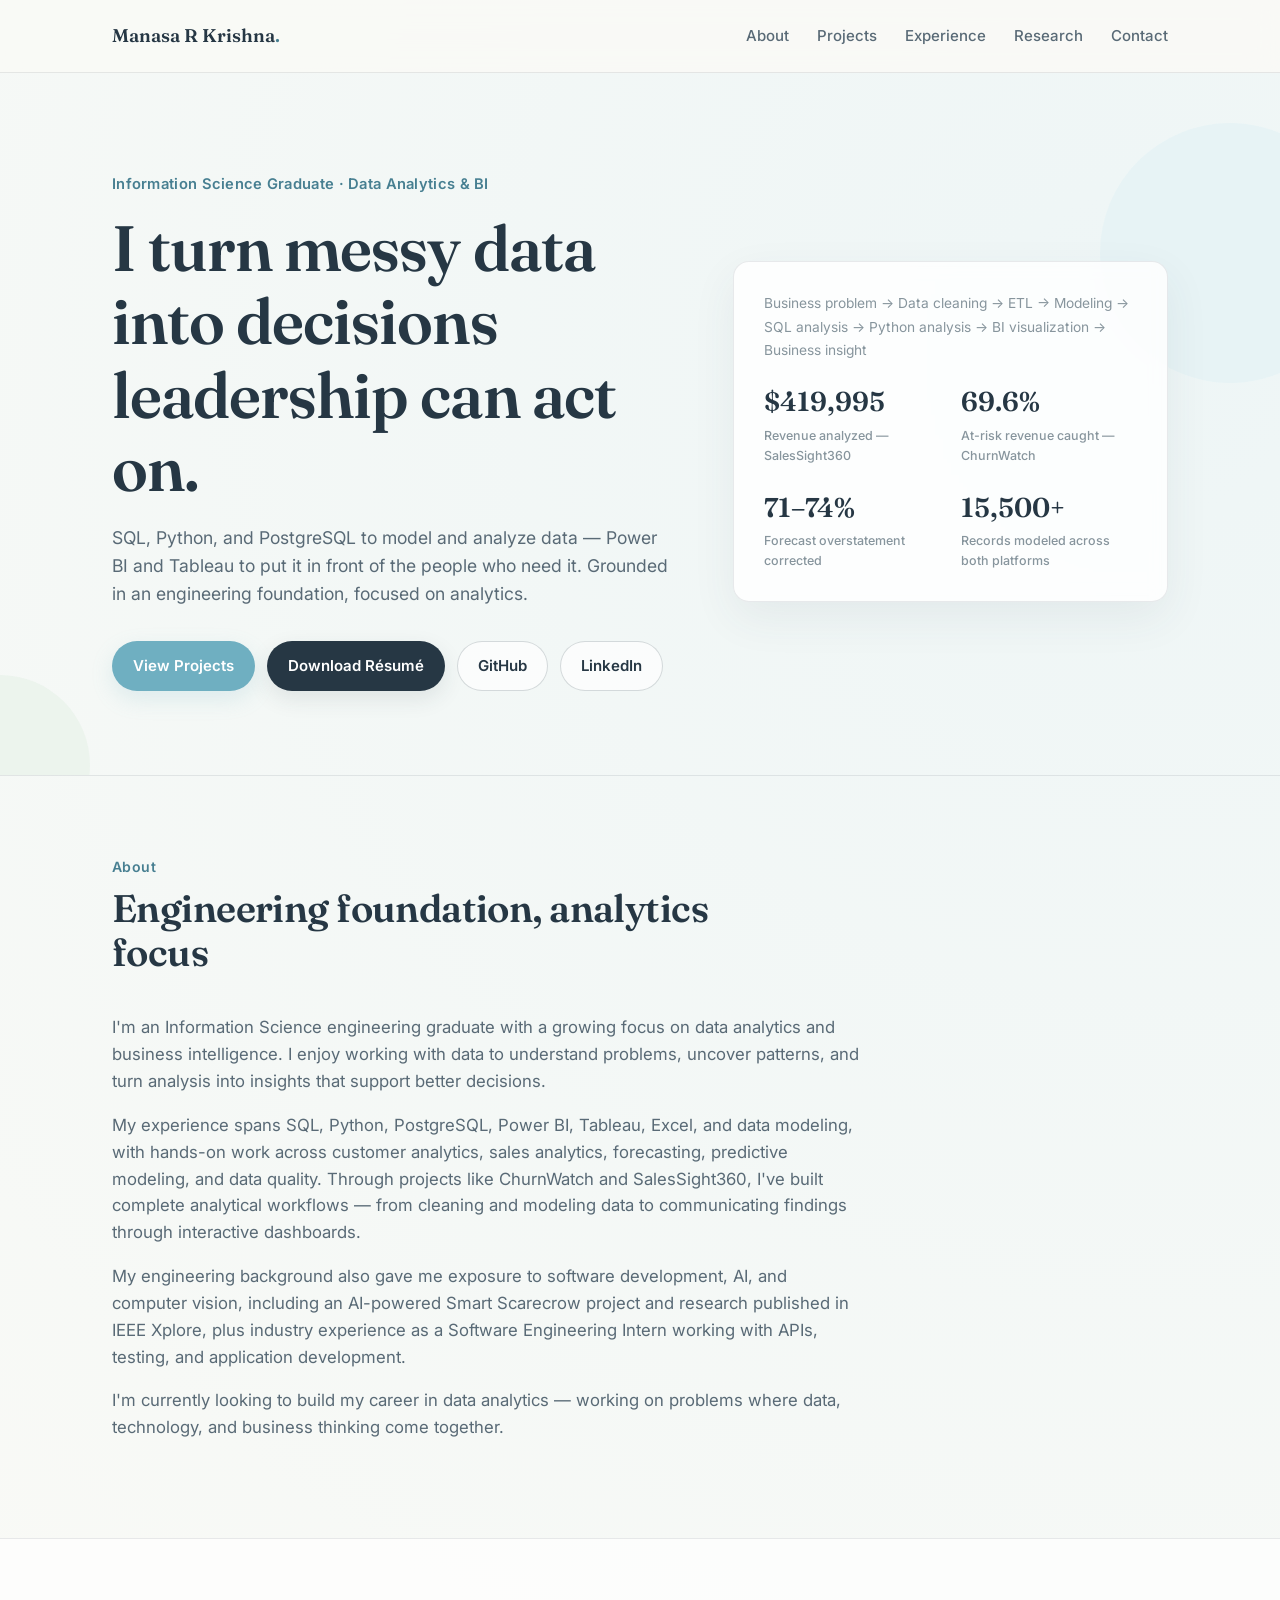
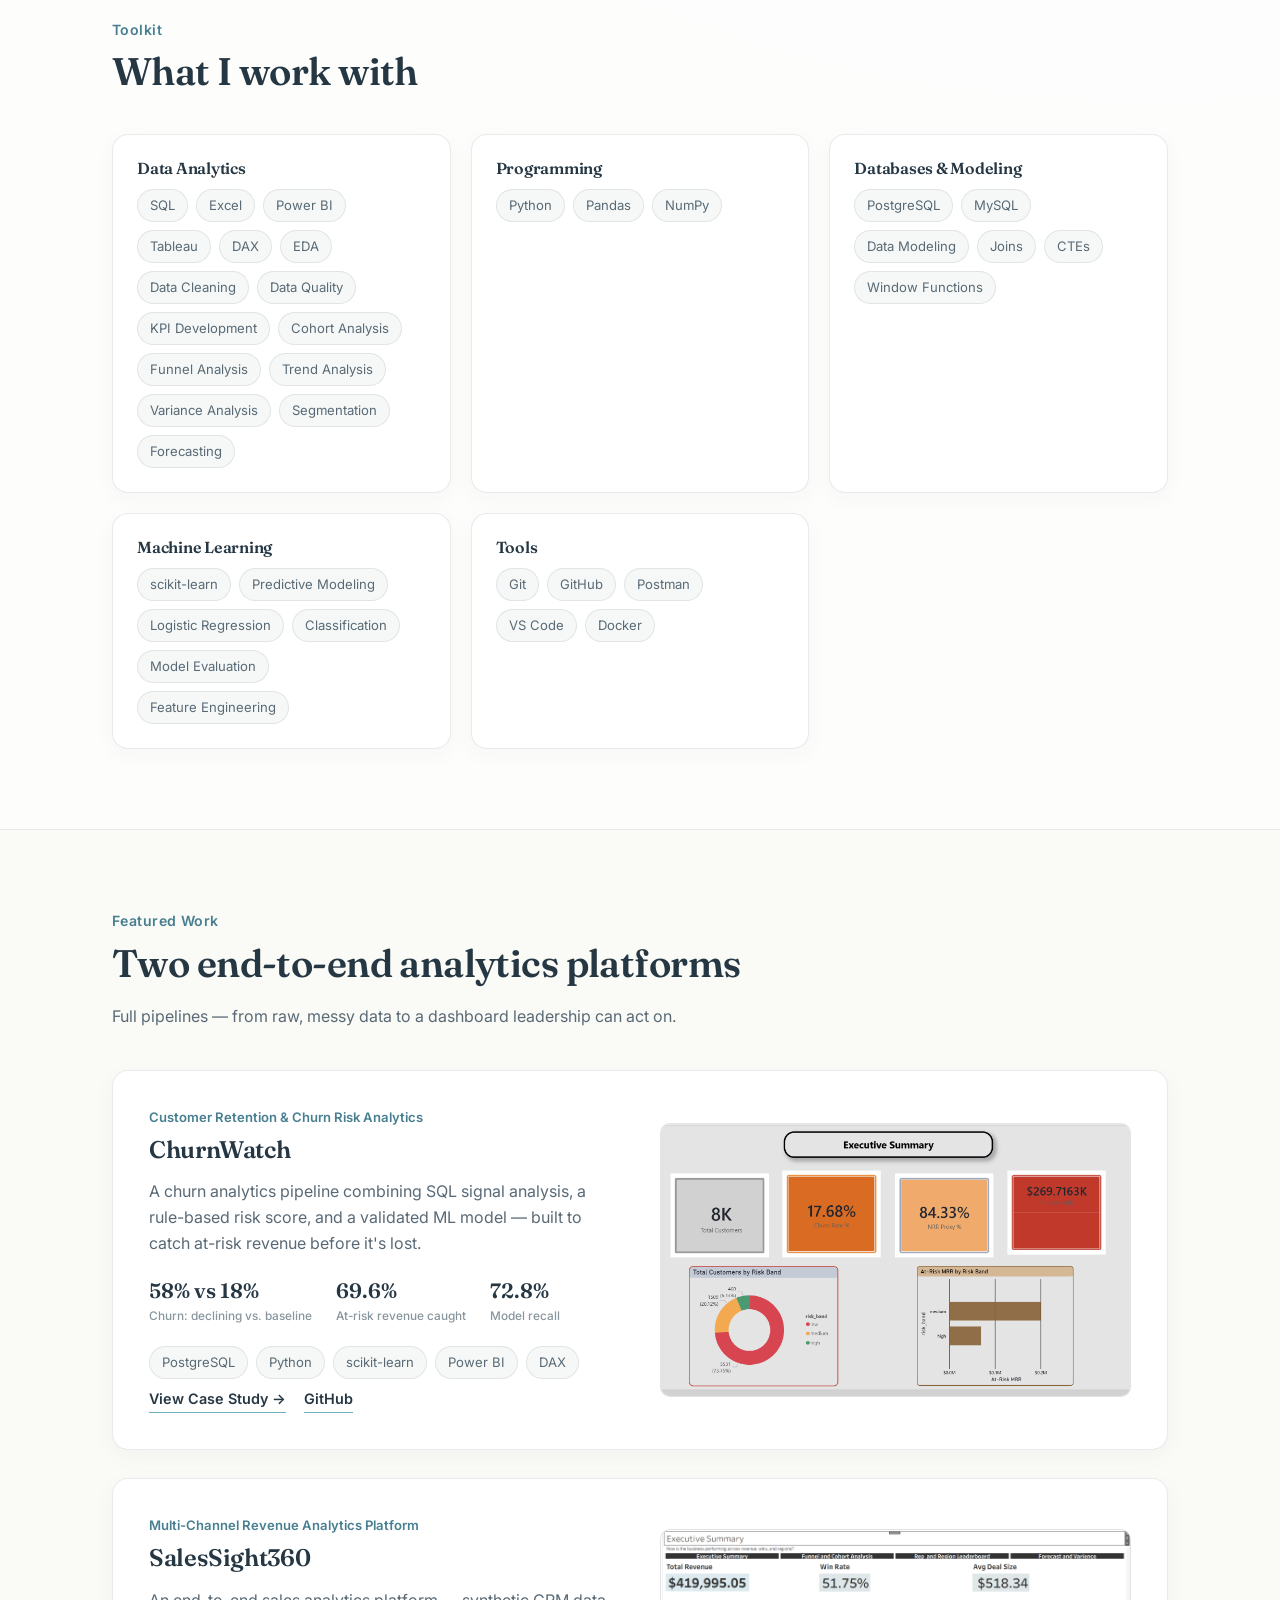
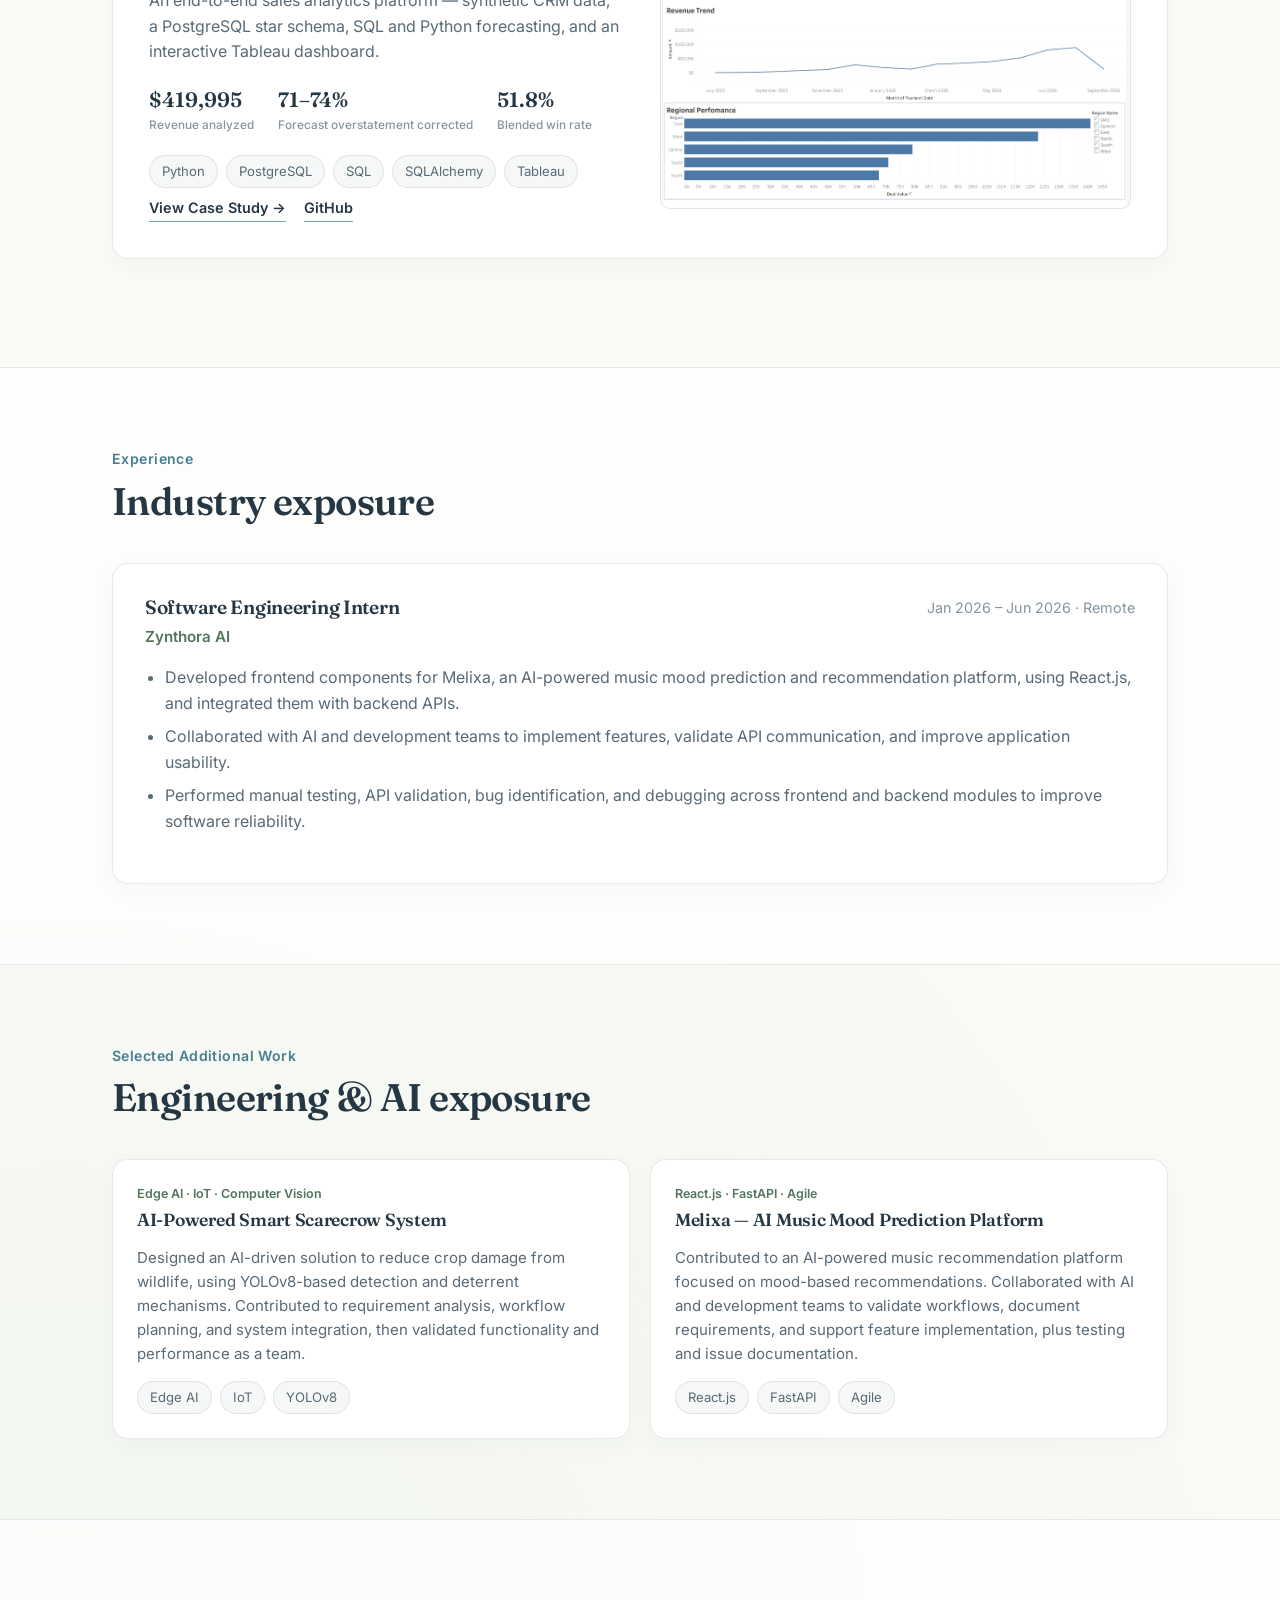
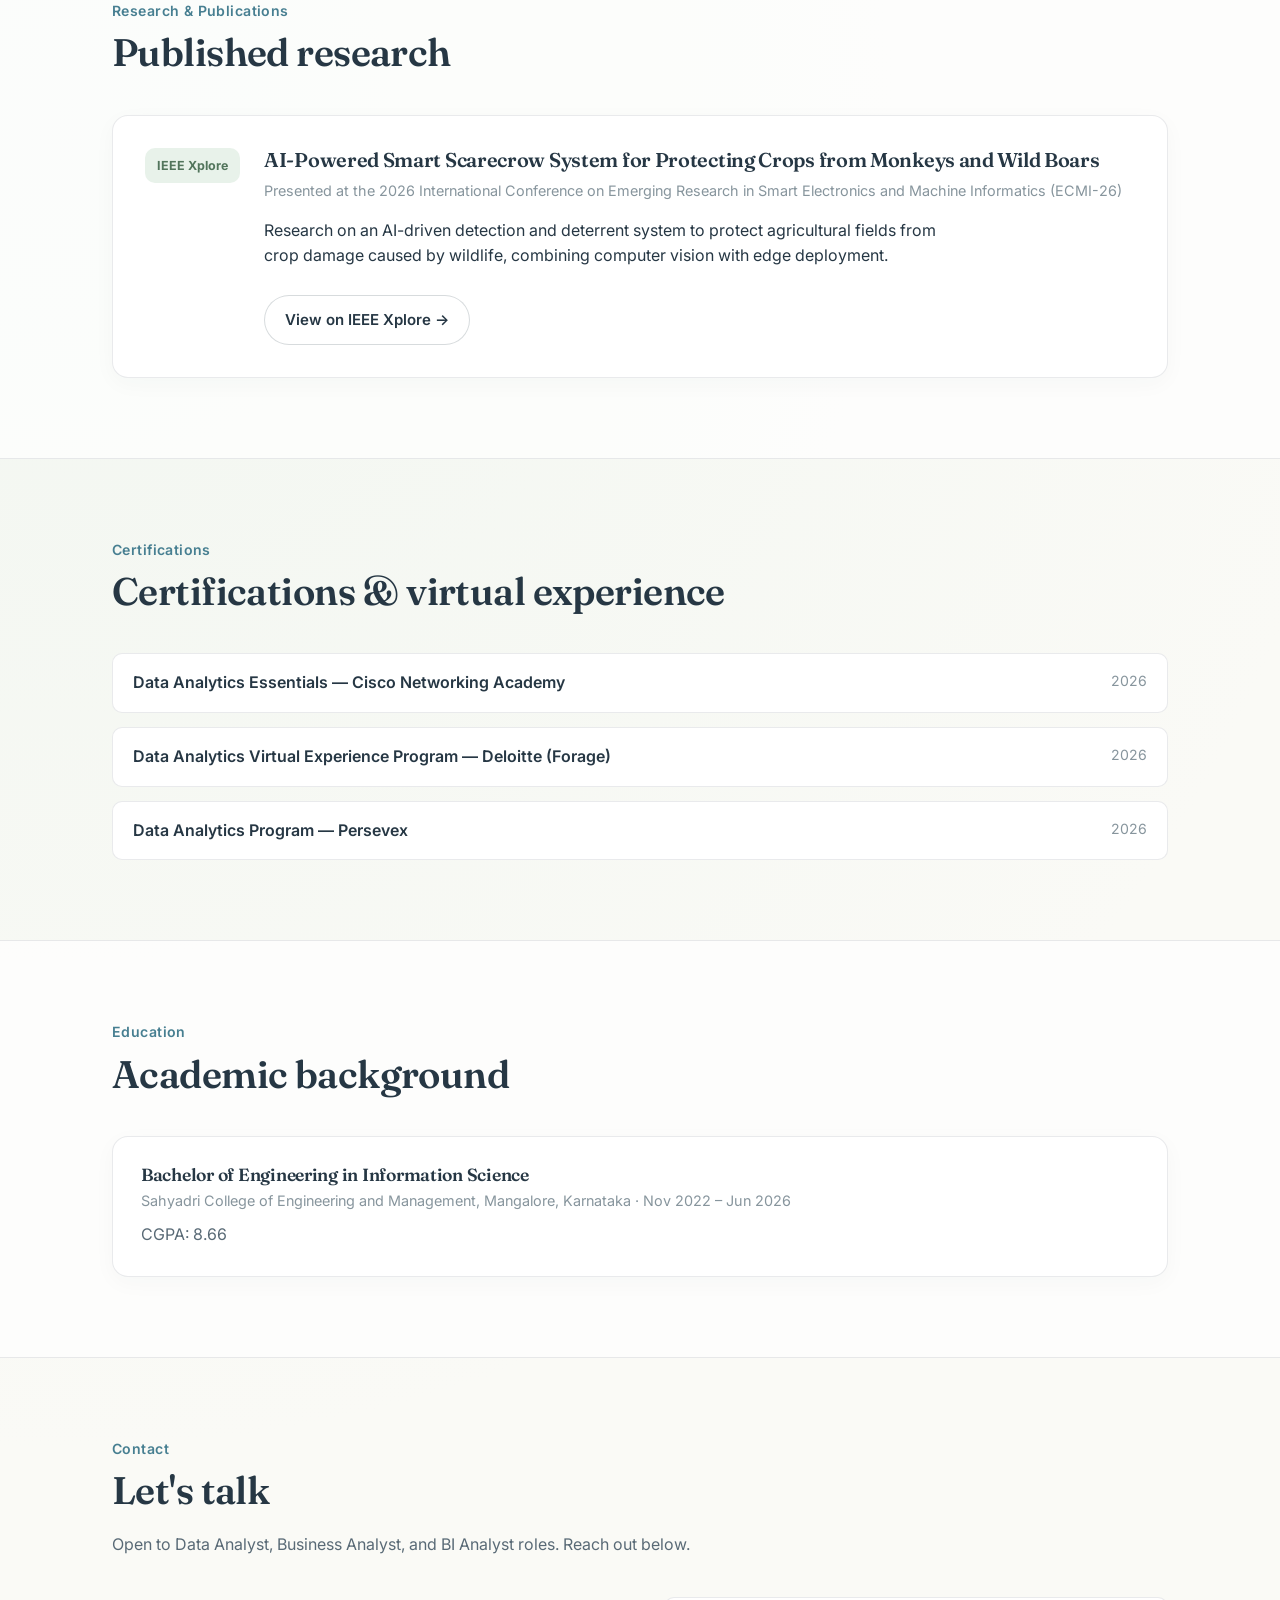
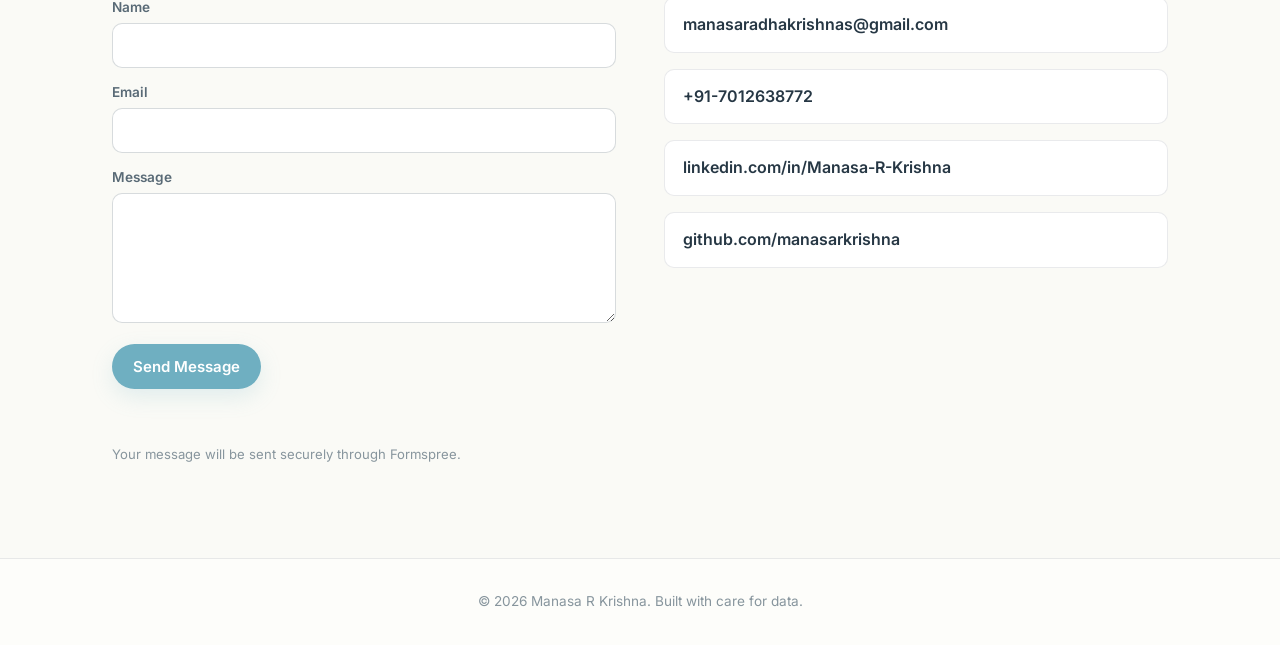
<file: index.html>
<!DOCTYPE html>
<html lang="en">
<head>
<meta charset="UTF-8">
<meta name="viewport" content="width=device-width, initial-scale=1">
<title>Manasa R Krishna — Data Analytics & Business Intelligence</title>
<meta name="description" content="Portfolio of Manasa R Krishna — Information Science graduate specializing in data analytics, SQL, Python, and BI dashboards. Featured projects: ChurnWatch and SalesSight360.">
<link rel="stylesheet" href="style.css">
</head>
<body>

<header class="site-header">
  <div class="wrap">
    <a href="#top" class="brand">Manasa R Krishna<span>.</span></a>
    <nav class="main-nav" id="main-nav">
      <a href="#about">About</a>
      <a href="#projects">Projects</a>
      <a href="#experience">Experience</a>
      <a href="#research">Research</a>
      <a href="#contact">Contact</a>
    </nav>
    <button class="nav-toggle" id="nav-toggle" aria-label="Toggle navigation" aria-expanded="false">☰</button>
  </div>
</header>

<main id="top">

  <!-- HERO -->
  <section class="hero">
    <div class="wrap">
      <div>
        <div class="eyebrow">Information Science Graduate · Data Analytics &amp; BI</div>
        <h1>I turn messy data into decisions leadership can act on.</h1>
        <p class="lede">SQL, Python, and PostgreSQL to model and analyze data — Power BI and Tableau to put it in front of the people who need it. Grounded in an engineering foundation, focused on analytics.</p>
        <div class="btn-row">
          <a href="#projects" class="btn btn-accent">View Projects</a>
          <a href="assets/Manasa_R_Krishna_Resume.pdf" class="btn btn-primary" download>Download Résumé</a>
          <a href="https://github.com/manasarkrishna" target="_blank" rel="noopener" class="btn btn-ghost">GitHub</a>
          <a href="https://www.linkedin.com/in/manasa-r-krishna-034342259" target="_blank" rel="noopener" class="btn btn-ghost">LinkedIn</a>
        </div>
      </div>
      <div class="stat-panel">
        <div class="flow">Business problem → Data cleaning → ETL → Modeling → SQL analysis → Python analysis → BI visualization → Business insight</div>
        <div class="stat-grid">
          <div class="stat-num">$419,995<small>Revenue analyzed — SalesSight360</small></div>
          <div class="stat-num">69.6%<small>At-risk revenue caught — ChurnWatch</small></div>
          <div class="stat-num">71–74%<small>Forecast overstatement corrected</small></div>
          <div class="stat-num">15,500+<small>Records modeled across both platforms</small></div>
        </div>
      </div>
    </div>
  </section>

  <!-- ABOUT -->
  <section id="about">
    <div class="wrap">
      <div class="section-head">
        <div class="kicker">About</div>
        <h2>Engineering foundation, analytics focus</h2>
      </div>
      <div class="about-body">
        <p>I'm an Information Science engineering graduate with a growing focus on data analytics and business intelligence. I enjoy working with data to understand problems, uncover patterns, and turn analysis into insights that support better decisions.</p>
        <p>My experience spans SQL, Python, PostgreSQL, Power BI, Tableau, Excel, and data modeling, with hands-on work across customer analytics, sales analytics, forecasting, predictive modeling, and data quality. Through projects like ChurnWatch and SalesSight360, I've built complete analytical workflows — from cleaning and modeling data to communicating findings through interactive dashboards.</p>
        <p>My engineering background also gave me exposure to software development, AI, and computer vision, including an AI-powered Smart Scarecrow project and research published in IEEE Xplore, plus industry experience as a Software Engineering Intern working with APIs, testing, and application development.</p>
        <p>I'm currently looking to build my career in data analytics — working on problems where data, technology, and business thinking come together.</p>
      </div>
    </div>
  </section>

  <!-- SKILLS -->
  <section class="alt-bg">
    <div class="wrap">
      <div class="section-head">
        <div class="kicker">Toolkit</div>
        <h2>What I work with</h2>
      </div>
      <div class="skill-grid">
        <div class="skill-card">
          <h3>Data Analytics</h3>
          <div class="chip-row">
            <span class="chip">SQL</span><span class="chip">Excel</span><span class="chip">Power BI</span><span class="chip">Tableau</span><span class="chip">DAX</span><span class="chip">EDA</span><span class="chip">Data Cleaning</span><span class="chip">Data Quality</span><span class="chip">KPI Development</span><span class="chip">Cohort Analysis</span><span class="chip">Funnel Analysis</span><span class="chip">Trend Analysis</span><span class="chip">Variance Analysis</span><span class="chip">Segmentation</span><span class="chip">Forecasting</span>
          </div>
        </div>
        <div class="skill-card">
          <h3>Programming</h3>
          <div class="chip-row"><span class="chip">Python</span><span class="chip">Pandas</span><span class="chip">NumPy</span></div>
        </div>
        <div class="skill-card">
          <h3>Databases &amp; Modeling</h3>
          <div class="chip-row"><span class="chip">PostgreSQL</span><span class="chip">MySQL</span><span class="chip">Data Modeling</span><span class="chip">Joins</span><span class="chip">CTEs</span><span class="chip">Window Functions</span></div>
        </div>
        <div class="skill-card">
          <h3>Machine Learning</h3>
          <div class="chip-row"><span class="chip">scikit-learn</span><span class="chip">Predictive Modeling</span><span class="chip">Logistic Regression</span><span class="chip">Classification</span><span class="chip">Model Evaluation</span><span class="chip">Feature Engineering</span></div>
        </div>
        <div class="skill-card">
          <h3>Tools</h3>
          <div class="chip-row"><span class="chip">Git</span><span class="chip">GitHub</span><span class="chip">Postman</span><span class="chip">VS Code</span><span class="chip">Docker</span></div>
        </div>
      </div>
    </div>
  </section>

  <!-- FEATURED PROJECTS -->
  <section id="projects">
    <div class="wrap">
      <div class="section-head">
        <div class="kicker">Featured Work</div>
        <h2>Two end-to-end analytics platforms</h2>
        <p>Full pipelines — from raw, messy data to a dashboard leadership can act on.</p>
      </div>

      <div class="project-card">
        <div>
          <div class="tag">Customer Retention &amp; Churn Risk Analytics</div>
          <h3>ChurnWatch</h3>
          <p class="hook">A churn analytics pipeline combining SQL signal analysis, a rule-based risk score, and a validated ML model — built to catch at-risk revenue before it's lost.</p>
          <div class="project-stats">
            <div class="num">58% vs 18%<small>Churn: declining vs. baseline</small></div>
            <div class="num">69.6%<small>At-risk revenue caught</small></div>
            <div class="num">72.8%<small>Model recall</small></div>
          </div>
          <div class="chip-row">
            <span class="chip">PostgreSQL</span><span class="chip">Python</span><span class="chip">scikit-learn</span><span class="chip">Power BI</span><span class="chip">DAX</span>
          </div>
          <div class="link-row">
            <a href="churnwatch.html">View Case Study →</a>
            <a href="https://github.com/manasarkrishna/Churnwatch.git" target="_blank" rel="noopener">GitHub</a>
          </div>
        </div>
        <div class="thumb"><img src="assets/churnwatch-executive-summary.png" alt="ChurnWatch Executive Summary dashboard in Power BI showing churn rate, NRR proxy, and at-risk MRR by risk band"></div>
      </div>

      <div class="project-card">
        <div>
          <div class="tag">Multi-Channel Revenue Analytics Platform</div>
          <h3>SalesSight360</h3>
          <p class="hook">An end-to-end sales analytics platform — synthetic CRM data, a PostgreSQL star schema, SQL and Python forecasting, and an interactive Tableau dashboard.</p>
          <div class="project-stats">
            <div class="num">$419,995<small>Revenue analyzed</small></div>
            <div class="num">71–74%<small>Forecast overstatement corrected</small></div>
            <div class="num">51.8%<small>Blended win rate</small></div>
          </div>
          <div class="chip-row">
            <span class="chip">Python</span><span class="chip">PostgreSQL</span><span class="chip">SQL</span><span class="chip">SQLAlchemy</span><span class="chip">Tableau</span>
          </div>
          <div class="link-row">
            <a href="salessight360.html">View Case Study →</a>
            <a href="https://github.com/manasarkrishna/salessight360.git" target="_blank" rel="noopener">GitHub</a>
          </div>
        </div>
        <div class="thumb"><img src="assets/salessight360-executive-summary.png" alt="SalesSight360 Executive Summary dashboard in Tableau showing total revenue, win rate, average deal size, revenue trend, and regional performance"></div>
      </div>
    </div>
  </section>

  <!-- EXPERIENCE -->
  <section id="experience" class="alt-bg">
    <div class="wrap">
      <div class="section-head">
        <div class="kicker">Experience</div>
        <h2>Industry exposure</h2>
      </div>
      <div class="exp-block">
        <div class="role-head">
          <h3>Software Engineering Intern</h3>
          <span class="dates">Jan 2026 – Jun 2026 · Remote</span>
        </div>
        <div class="org">Zynthora AI</div>
        <ul>
          <li>Developed frontend components for Melixa, an AI-powered music mood prediction and recommendation platform, using React.js, and integrated them with backend APIs.</li>
          <li>Collaborated with AI and development teams to implement features, validate API communication, and improve application usability.</li>
          <li>Performed manual testing, API validation, bug identification, and debugging across frontend and backend modules to improve software reliability.</li>
        </ul>
      </div>
    </div>
  </section>

  <!-- ADDITIONAL WORK -->
  <section id="additional">
    <div class="wrap">
      <div class="section-head">
        <div class="kicker">Selected Additional Work</div>
        <h2>Engineering &amp; AI exposure</h2>
      </div>
      <div class="mini-grid">
        <div class="mini-card">
          <div class="tag">Edge AI · IoT · Computer Vision</div>
          <h3>AI-Powered Smart Scarecrow System</h3>
          <p>Designed an AI-driven solution to reduce crop damage from wildlife, using YOLOv8-based detection and deterrent mechanisms. Contributed to requirement analysis, workflow planning, and system integration, then validated functionality and performance as a team.</p>
          <div class="chip-row"><span class="chip">Edge AI</span><span class="chip">IoT</span><span class="chip">YOLOv8</span></div>
        </div>
        <div class="mini-card">
          <div class="tag">React.js · FastAPI · Agile</div>
          <h3>Melixa — AI Music Mood Prediction Platform</h3>
          <p>Contributed to an AI-powered music recommendation platform focused on mood-based recommendations. Collaborated with AI and development teams to validate workflows, document requirements, and support feature implementation, plus testing and issue documentation.</p>
          <div class="chip-row"><span class="chip">React.js</span><span class="chip">FastAPI</span><span class="chip">Agile</span></div>
        </div>
      </div>
    </div>
  </section>

  <!-- RESEARCH -->
  <section id="research" class="alt-bg">
    <div class="wrap">
      <div class="section-head">
        <div class="kicker">Research &amp; Publications</div>
        <h2>Published research</h2>
      </div>
      <div class="research-card">
        <div class="research-badge">IEEE Xplore</div>
        <div>
          <h3>AI-Powered Smart Scarecrow System for Protecting Crops from Monkeys and Wild Boars</h3>
          <div class="meta">Presented at the 2026 International Conference on Emerging Research in Smart Electronics and Machine Informatics (ECMI-26)</div>
          <p>Research on an AI-driven detection and deterrent system to protect agricultural fields from crop damage caused by wildlife, combining computer vision with edge deployment.</p>
         <a href="https://ieeexplore.ieee.org/document/11603212" class="btn btn-ghost" style="margin-top:10px;" target="_blank" rel="noopener">View on IEEE Xplore →</a>
        </div>
      </div>
    </div>
  </section>

  <!-- CERTIFICATIONS -->
  <section id="certifications">
    <div class="wrap">
      <div class="section-head">
        <div class="kicker">Certifications</div>
        <h2>Certifications &amp; virtual experience</h2>
      </div>
      <ul class="cert-list">
        <li><span class="name">Data Analytics Essentials — Cisco Networking Academy</span><span class="year">2026</span></li>
        <li><span class="name">Data Analytics Virtual Experience Program — Deloitte (Forage)</span><span class="year">2026</span></li>
        <li><span class="name">Data Analytics Program — Persevex</span><span class="year">2026</span></li>
      </ul>
    </div>
  </section>

  <!-- EDUCATION -->
  <section id="education" class="alt-bg">
    <div class="wrap">
      <div class="section-head">
        <div class="kicker">Education</div>
        <h2>Academic background</h2>
      </div>
      <div class="edu-card">
        <h3>Bachelor of Engineering in Information Science</h3>
        <div class="dates">Sahyadri College of Engineering and Management, Mangalore, Karnataka · Nov 2022 – Jun 2026</div>
        <p style="color:var(--ink-soft); margin:0;">CGPA: 8.66</p>
      </div>
    </div>
  </section>

  <!-- CONTACT -->
  <section id="contact">
    <div class="wrap">
      <div class="section-head">
        <div class="kicker">Contact</div>
        <h2>Let's talk</h2>
        <p>Open to Data Analyst, Business Analyst, and BI Analyst roles. Reach out below.</p>
      </div>
      <div class="contact-grid">
        <form class="contact-form" id="contact-form" action="https://formspree.io/f/xppwjezb" method="POST">
          <div>
            <label for="name">Name</label>
            <input type="text" id="name" name="name" required>
          </div>
          <div>
            <label for="email">Email</label>
            <input type="email" id="email" name="email" required>
          </div>
          <div>
            <label for="message">Message</label>
            <textarea id="message" name="message" required></textarea>
          </div>
          <button type="submit" class="btn btn-accent" style="justify-self:start;">Send Message</button>
          <div class="form-status" id="form-status" role="status"></div>
          <p class="form-note">Your message will be sent securely through Formspree.</p>
        </form>
        <div class="contact-links">
          <a href="mailto:manasaradhakrishnas@gmail.com">manasaradhakrishnas@gmail.com</a>
          <a href="tel:+917012638772">+91-7012638772</a>
          <a href="https://www.linkedin.com/in/manasa-r-krishna-034342259" target="_blank" rel="noopener">linkedin.com/in/Manasa-R-Krishna</a>
          <a href="https://github.com/manasarkrishna" target="_blank" rel="noopener">github.com/manasarkrishna</a>
        </div>
      </div>
    </div>
  </section>

</main>

<footer class="site-footer">
  <div class="wrap">© 2026 Manasa R Krishna. Built with care for data.</div>
</footer>

<script src="script.js"></script>
</body>
</html>
</file>
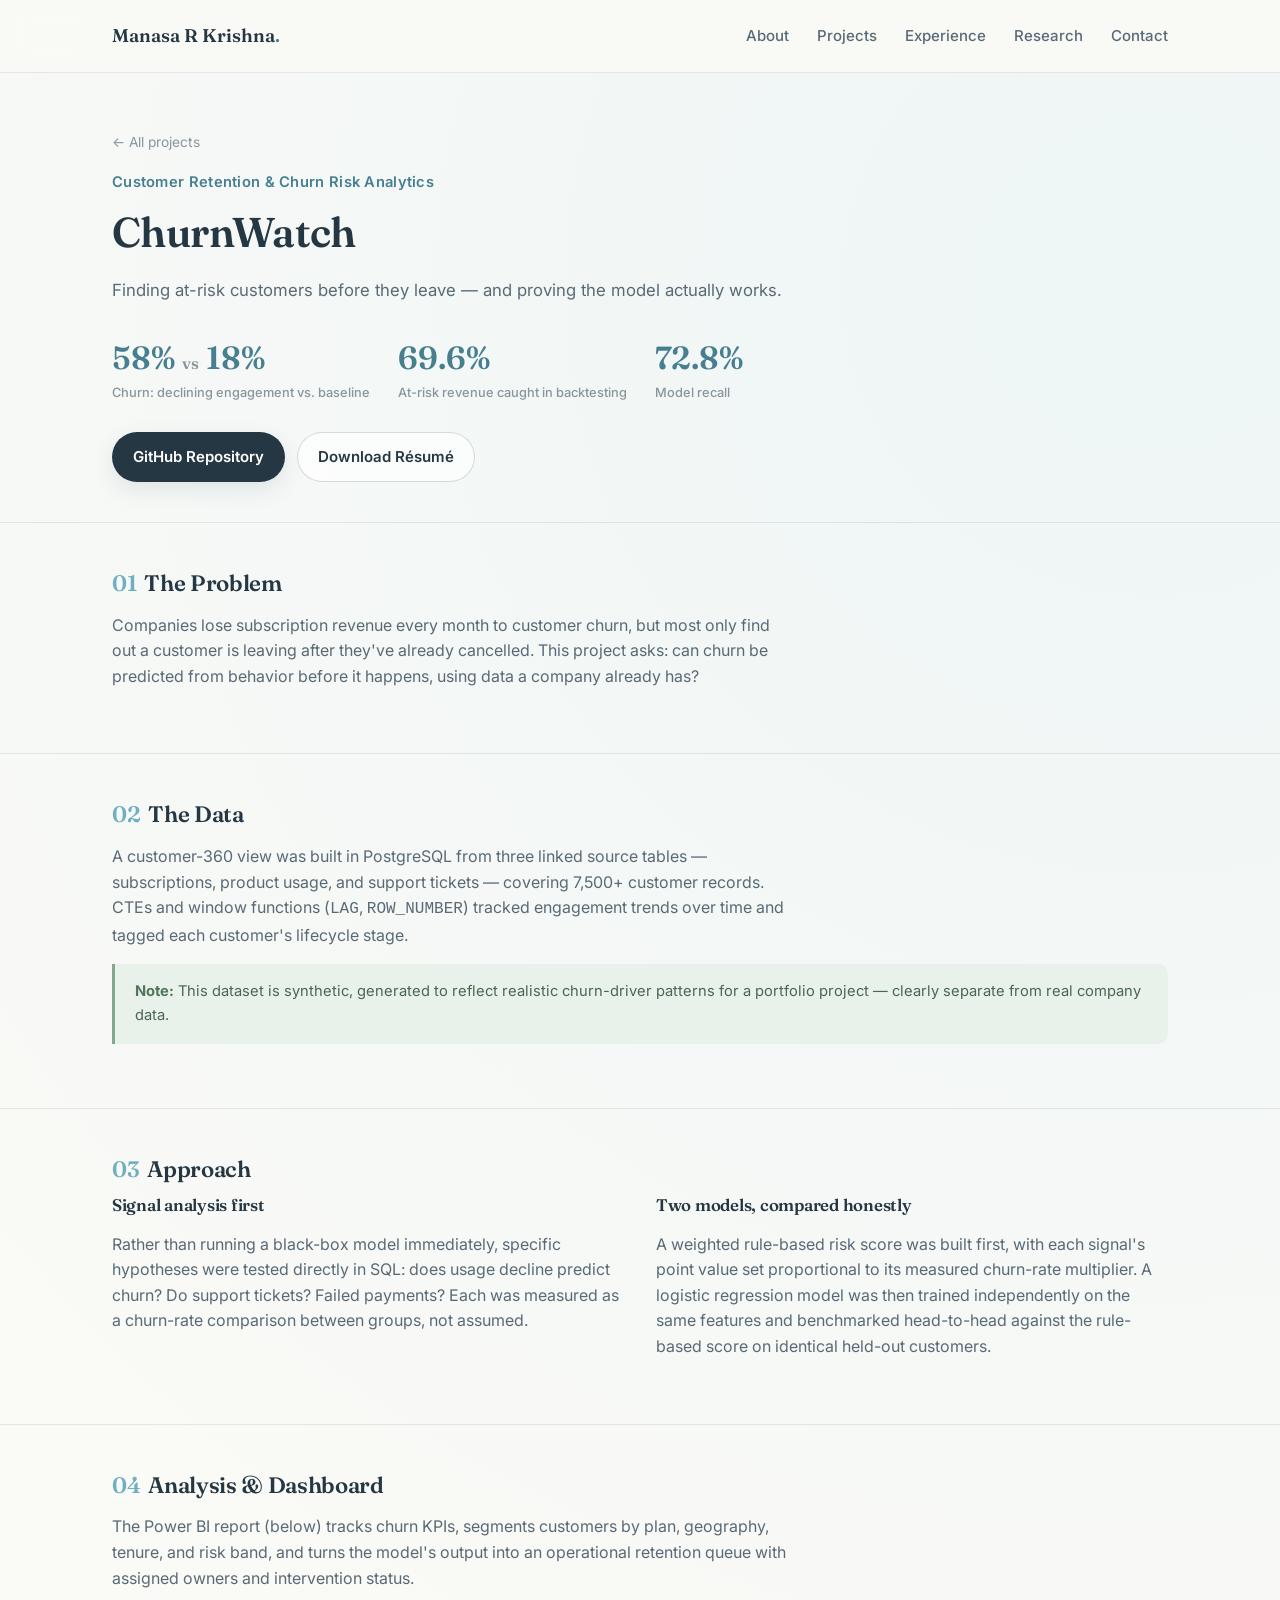
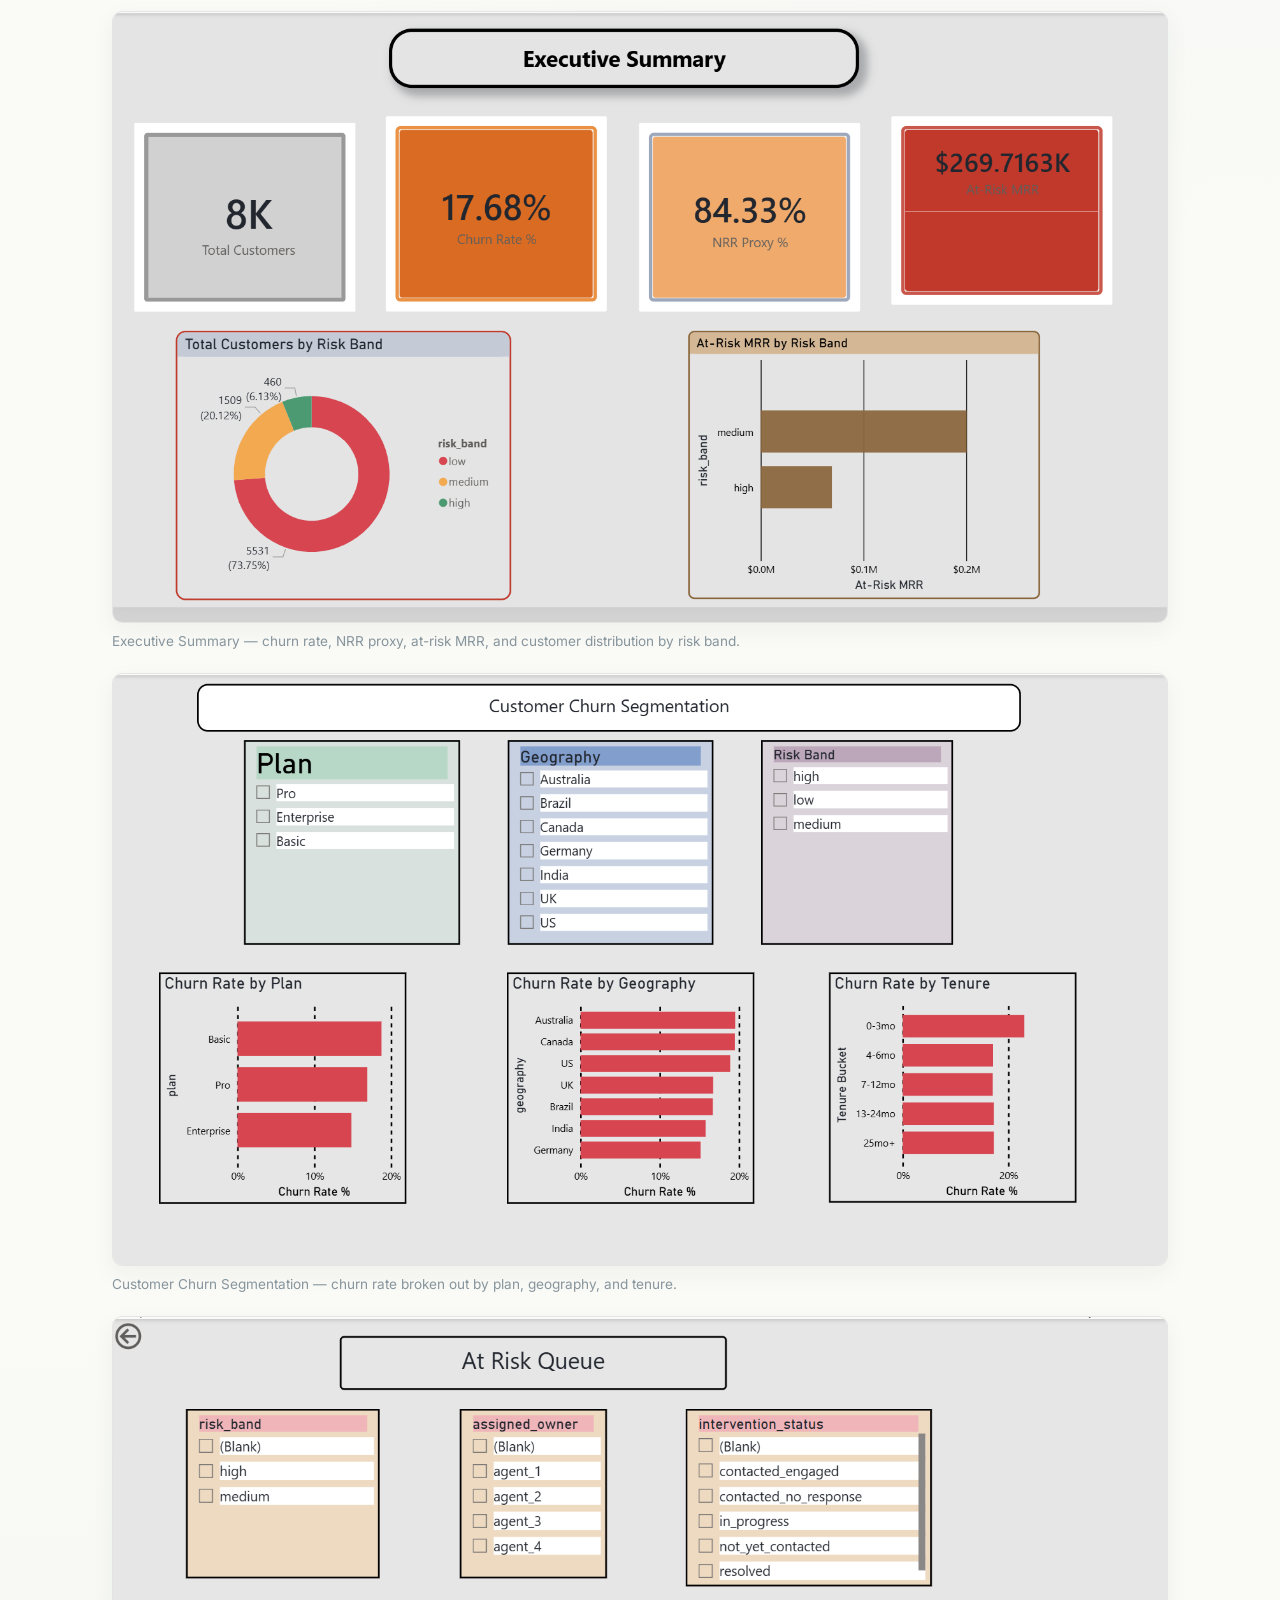
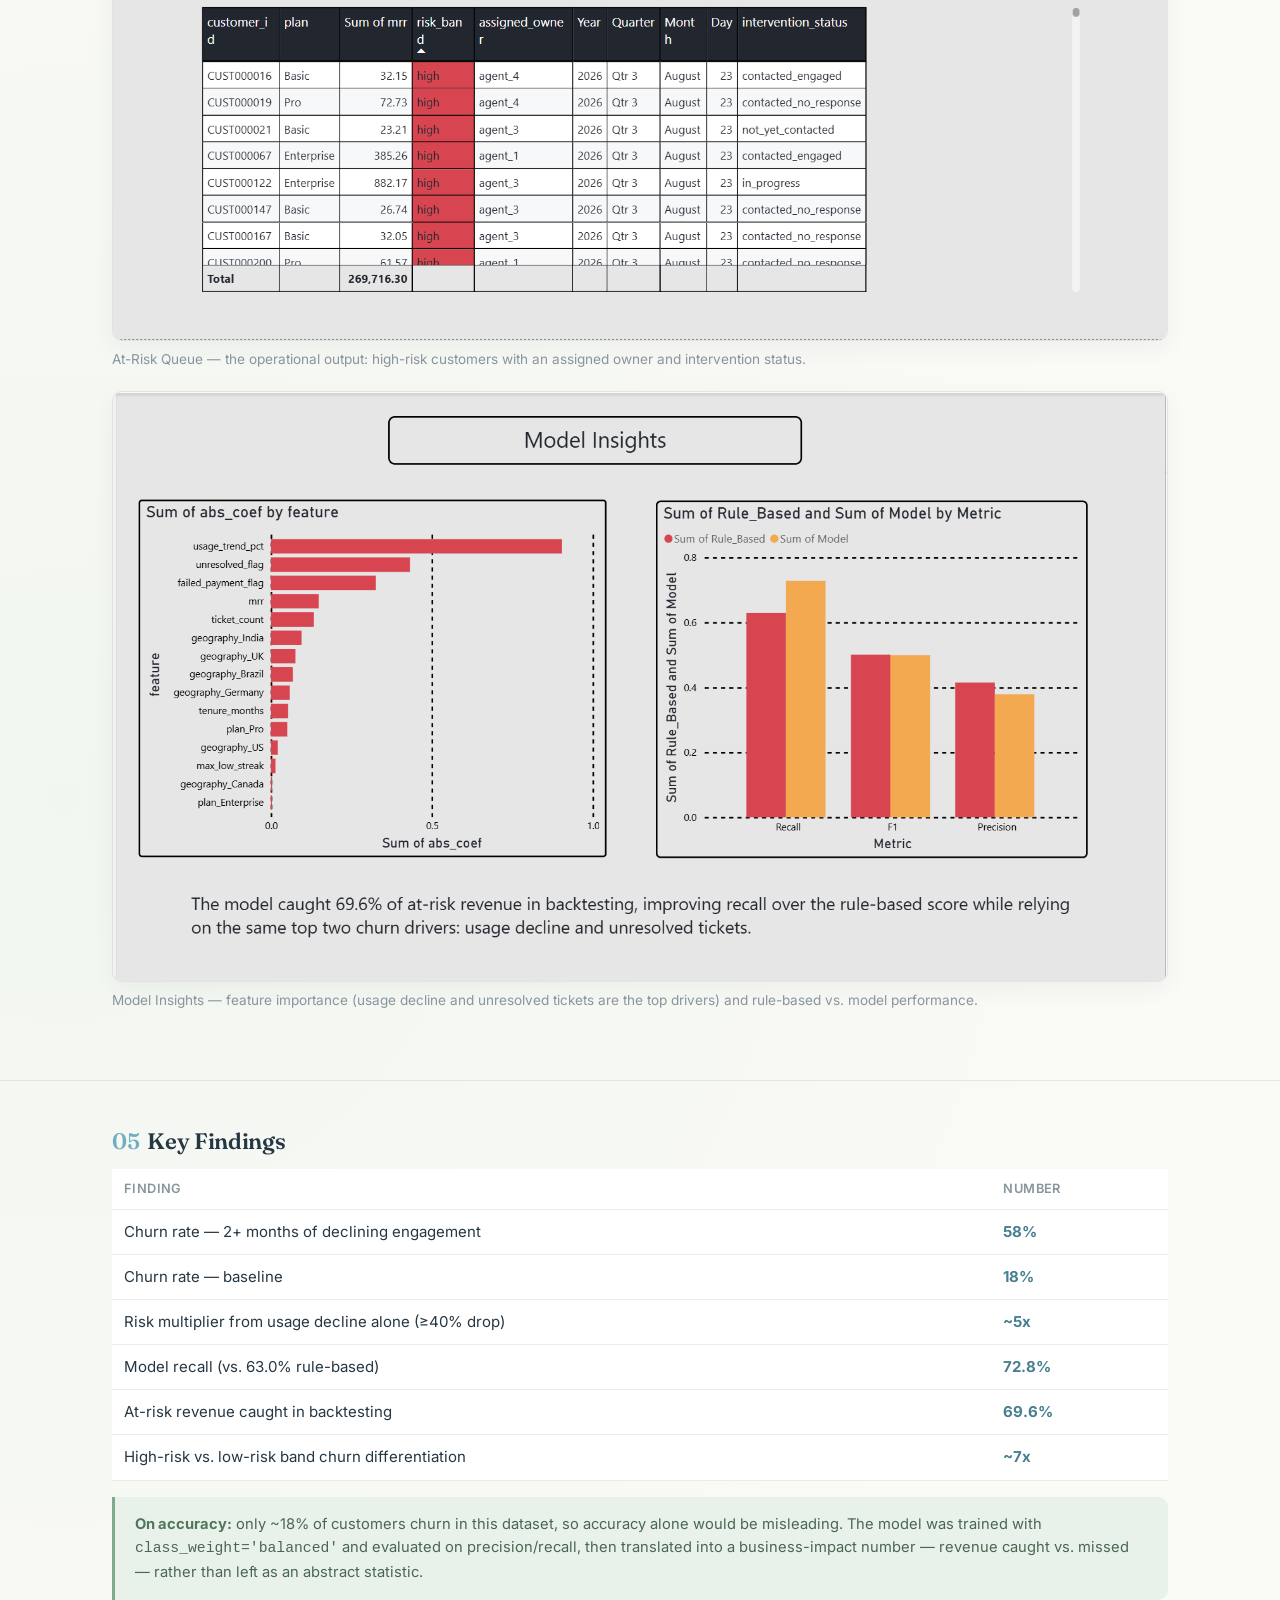
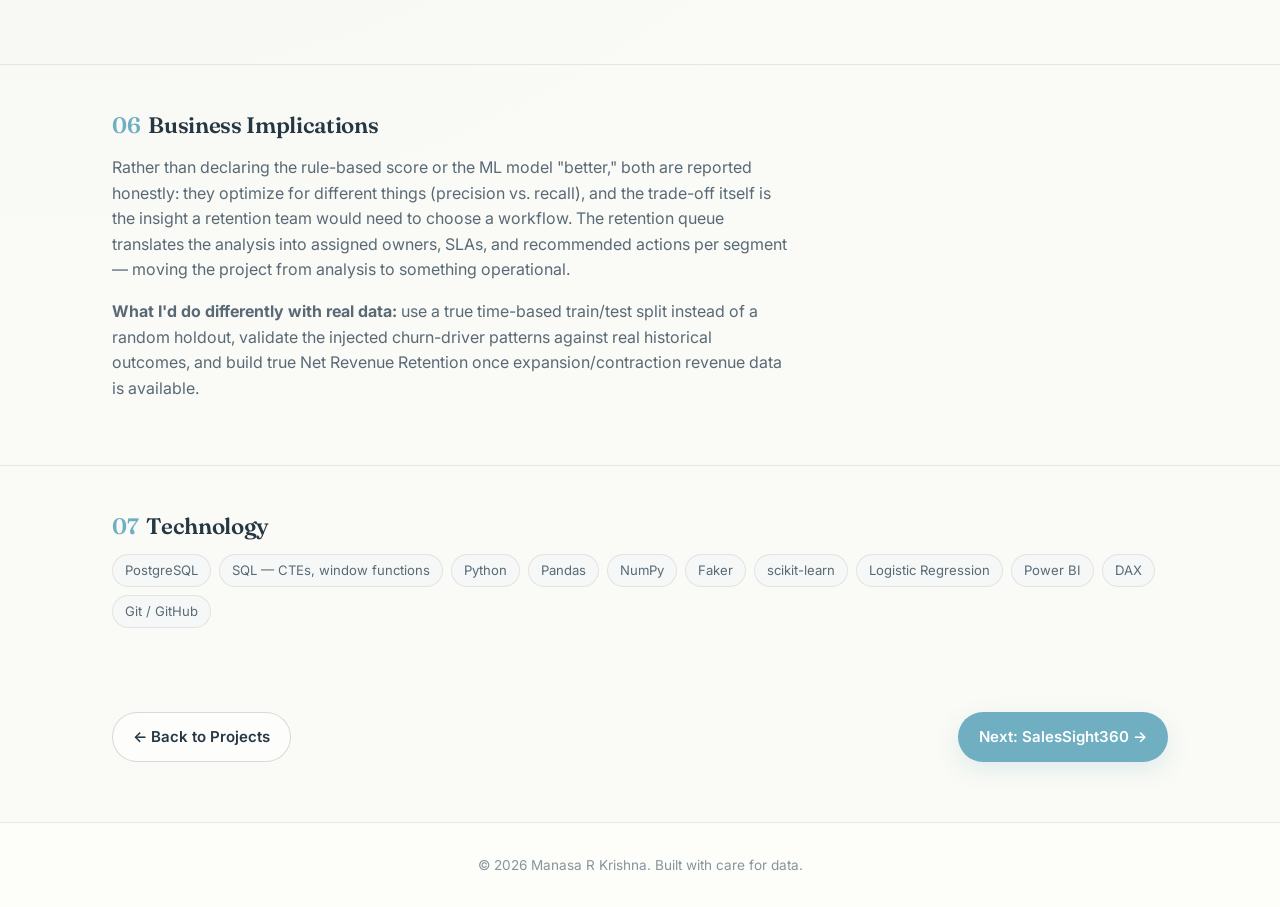
<file: churnwatch.html>
<!DOCTYPE html>
<html lang="en">
<head>
<meta charset="UTF-8">
<meta name="viewport" content="width=device-width, initial-scale=1">
<title>ChurnWatch — Case Study | Manasa R Krishna</title>
<meta name="description" content="ChurnWatch: an end-to-end churn analytics pipeline in PostgreSQL, Python, and Power BI, validated against a logistic regression model.">
<link rel="stylesheet" href="style.css">
</head>
<body>

<header class="site-header">
  <div class="wrap">
    <a href="index.html#top" class="brand">Manasa R Krishna<span>.</span></a>
    <nav class="main-nav" id="main-nav">
      <a href="index.html#about">About</a>
      <a href="index.html#projects">Projects</a>
      <a href="index.html#experience">Experience</a>
      <a href="index.html#research">Research</a>
      <a href="index.html#contact">Contact</a>
    </nav>
    <button class="nav-toggle" id="nav-toggle" aria-label="Toggle navigation" aria-expanded="false">☰</button>
  </div>
</header>

<main>
  <section class="case-hero">
    <div class="wrap">
      <a href="index.html#projects" class="breadcrumb">← All projects</a>
      <div class="eyebrow">Customer Retention &amp; Churn Risk Analytics</div>
      <h1>ChurnWatch</h1>
      <p class="sub">Finding at-risk customers before they leave — and proving the model actually works.</p>
      <div class="hero-stat-row">
        <div class="num">58% <span style="font-size:1rem;color:var(--ink-faint);">vs</span> 18%<small>Churn: declining engagement vs. baseline</small></div>
        <div class="num">69.6%<small>At-risk revenue caught in backtesting</small></div>
        <div class="num">72.8%<small>Model recall</small></div>
      </div>
      <div class="btn-row">
        <a href="https://github.com/manasarkrishna/Churnwatch.git" target="_blank" rel="noopener" class="btn btn-primary">GitHub Repository</a>
        <a href="assets/Manasa_R_Krishna_Resume.pdf" class="btn btn-ghost" download>Download Résumé</a>
      </div>
    </div>
  </section>

  <section class="case-section">
    <div class="wrap">
      <h2><span class="num-label">01</span>The Problem</h2>
      <p>Companies lose subscription revenue every month to customer churn, but most only find out a customer is leaving after they've already cancelled. This project asks: can churn be predicted from behavior before it happens, using data a company already has?</p>
    </div>
  </section>

  <section class="case-section">
    <div class="wrap">
      <h2><span class="num-label">02</span>The Data</h2>
      <p>A customer-360 view was built in PostgreSQL from three linked source tables — subscriptions, product usage, and support tickets — covering 7,500+ customer records. CTEs and window functions (<code>LAG</code>, <code>ROW_NUMBER</code>) tracked engagement trends over time and tagged each customer's lifecycle stage.</p>
      <div class="note-box"><strong>Note:</strong> This dataset is synthetic, generated to reflect realistic churn-driver patterns for a portfolio project — clearly separate from real company data.</div>
    </div>
  </section>

  <section class="case-section">
    <div class="wrap">
      <h2><span class="num-label">03</span>Approach</h2>
      <div class="case-two-col">
        <div>
          <h3 style="font-size:1.05rem;">Signal analysis first</h3>
          <p>Rather than running a black-box model immediately, specific hypotheses were tested directly in SQL: does usage decline predict churn? Do support tickets? Failed payments? Each was measured as a churn-rate comparison between groups, not assumed.</p>
        </div>
        <div>
          <h3 style="font-size:1.05rem;">Two models, compared honestly</h3>
          <p>A weighted rule-based risk score was built first, with each signal's point value set proportional to its measured churn-rate multiplier. A logistic regression model was then trained independently on the same features and benchmarked head-to-head against the rule-based score on identical held-out customers.</p>
        </div>
      </div>
    </div>
  </section>

  <section class="case-section">
    <div class="wrap">
      <h2><span class="num-label">04</span>Analysis &amp; Dashboard</h2>
      <p>The Power BI report (below) tracks churn KPIs, segments customers by plan, geography, tenure, and risk band, and turns the model's output into an operational retention queue with assigned owners and intervention status.</p>

      <figure class="figure">
        <img src="assets/churnwatch-executive-summary.png" alt="ChurnWatch Executive Summary page: 8K total customers, 17.68% churn rate, 84.33% NRR proxy, $269.7K at-risk MRR, plus a risk-band donut chart and at-risk MRR bar chart">
        <figcaption>Executive Summary — churn rate, NRR proxy, at-risk MRR, and customer distribution by risk band.</figcaption>
      </figure>

      <figure class="figure">
        <img src="assets/churnwatch-segmentation.png" alt="Customer Churn Segmentation page showing churn rate by plan, geography, and tenure bucket">
        <figcaption>Customer Churn Segmentation — churn rate broken out by plan, geography, and tenure.</figcaption>
      </figure>

      <figure class="figure">
        <img src="assets/churnwatch-atrisk-queue.png" alt="At Risk Queue page listing high-risk customers with assigned owner and intervention status">
        <figcaption>At-Risk Queue — the operational output: high-risk customers with an assigned owner and intervention status.</figcaption>
      </figure>

      <figure class="figure">
        <img src="assets/churnwatch-model-insights.png" alt="Model Insights page showing feature importance and rule-based vs model recall, F1, and precision">
        <figcaption>Model Insights — feature importance (usage decline and unresolved tickets are the top drivers) and rule-based vs. model performance.</figcaption>
      </figure>
    </div>
  </section>

  <section class="case-section">
    <div class="wrap">
      <h2><span class="num-label">05</span>Key Findings</h2>
      <table class="metric-table">
        <thead><tr><th>Finding</th><th>Number</th></tr></thead>
        <tbody>
          <tr><td>Churn rate — 2+ months of declining engagement</td><td class="value">58%</td></tr>
          <tr><td>Churn rate — baseline</td><td class="value">18%</td></tr>
          <tr><td>Risk multiplier from usage decline alone (≥40% drop)</td><td class="value">~5x</td></tr>
          <tr><td>Model recall (vs. 63.0% rule-based)</td><td class="value">72.8%</td></tr>
          <tr><td>At-risk revenue caught in backtesting</td><td class="value">69.6%</td></tr>
          <tr><td>High-risk vs. low-risk band churn differentiation</td><td class="value">~7x</td></tr>
        </tbody>
      </table>
      <div class="note-box"><strong>On accuracy:</strong> only ~18% of customers churn in this dataset, so accuracy alone would be misleading. The model was trained with <code>class_weight='balanced'</code> and evaluated on precision/recall, then translated into a business-impact number — revenue caught vs. missed — rather than left as an abstract statistic.</div>
    </div>
  </section>

  <section class="case-section">
    <div class="wrap">
      <h2><span class="num-label">06</span>Business Implications</h2>
      <p>Rather than declaring the rule-based score or the ML model "better," both are reported honestly: they optimize for different things (precision vs. recall), and the trade-off itself is the insight a retention team would need to choose a workflow. The retention queue translates the analysis into assigned owners, SLAs, and recommended actions per segment — moving the project from analysis to something operational.</p>
      <p><strong>What I'd do differently with real data:</strong> use a true time-based train/test split instead of a random holdout, validate the injected churn-driver patterns against real historical outcomes, and build true Net Revenue Retention once expansion/contraction revenue data is available.</p>
    </div>
  </section>

  <section class="case-section">
    <div class="wrap">
      <h2><span class="num-label">07</span>Technology</h2>
      <div class="chip-row">
        <span class="chip">PostgreSQL</span><span class="chip">SQL — CTEs, window functions</span><span class="chip">Python</span><span class="chip">Pandas</span><span class="chip">NumPy</span><span class="chip">Faker</span><span class="chip">scikit-learn</span><span class="chip">Logistic Regression</span><span class="chip">Power BI</span><span class="chip">DAX</span><span class="chip">Git / GitHub</span>
      </div>
    </div>
  </section>

  <div class="wrap">
    <div class="case-cta">
      <a href="index.html#projects" class="btn btn-ghost">← Back to Projects</a>
      <a href="salessight360.html" class="btn btn-accent">Next: SalesSight360 →</a>
    </div>
  </div>
</main>

<footer class="site-footer">
  <div class="wrap">© 2026 Manasa R Krishna. Built with care for data.</div>
</footer>

<script src="script.js"></script>
</body>
</html>
</file>
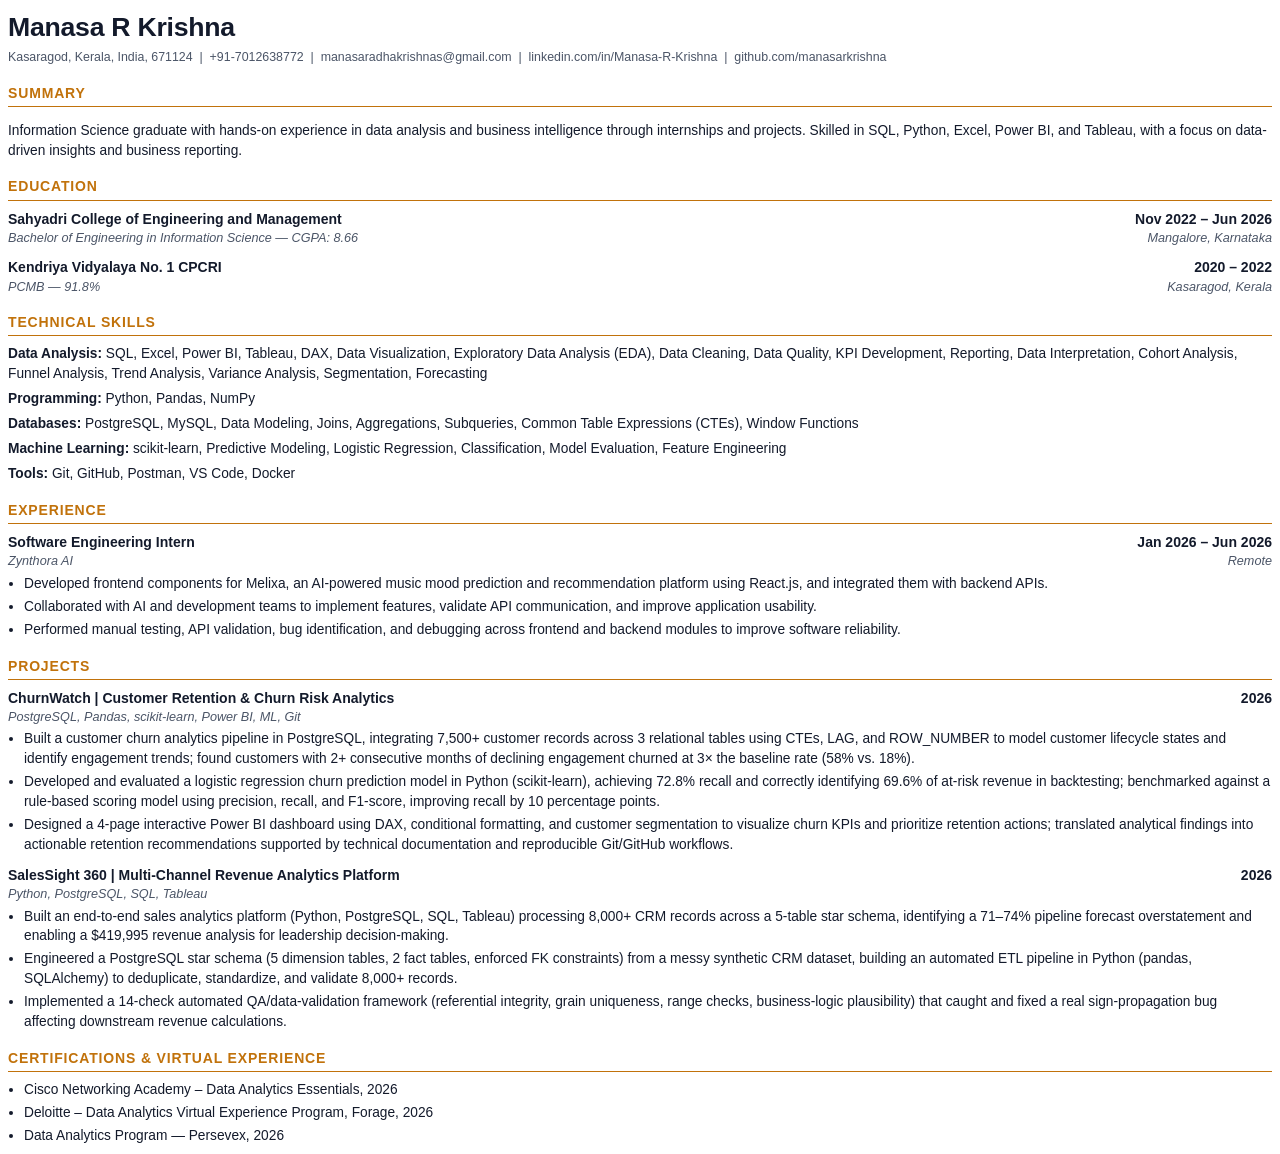
<file: resume.html>
<!DOCTYPE html>
<html lang="en">
<head>
<meta charset="UTF-8">
<style>
@page { size: A4; margin: 20mm 18mm; }
* { box-sizing: border-box; }
body {
  font-family: 'Helvetica Neue', Arial, sans-serif;
  color: #131A2B;
  font-size: 10.3pt;
  line-height: 1.45;
}
h1 { font-size: 20pt; margin: 0 0 2px; letter-spacing: -0.01em; }
.contact { font-size: 9.3pt; color: #4B5567; margin-bottom: 14px; }
.contact a { color: #4B5567; text-decoration: none; }
h2 {
  font-size: 10.5pt;
  text-transform: uppercase;
  letter-spacing: 0.06em;
  color: #C1720B;
  border-bottom: 1px solid #C1720B;
  padding-bottom: 3px;
  margin: 16px 0 8px;
}
.summary { margin-bottom: 4px; }
.entry { margin-bottom: 10px; }
.entry-head { display: flex; justify-content: space-between; font-weight: 700; font-size: 10.5pt; }
.entry-sub { display: flex; justify-content: space-between; font-style: italic; color: #4B5567; font-size: 9.5pt; margin-bottom: 3px; }
ul { margin: 2px 0 0; padding-left: 16px; }
li { margin-bottom: 3px; }
.skill-line { margin-bottom: 5px; }
.skill-line b { color: #131A2B; }
</style>
</head>
<body>

<h1>Manasa R Krishna</h1>
<div class="contact">
  Kasaragod, Kerala, India, 671124 &nbsp;|&nbsp;
  +91-7012638772 &nbsp;|&nbsp;
  manasaradhakrishnas@gmail.com &nbsp;|&nbsp;
  linkedin.com/in/Manasa-R-Krishna &nbsp;|&nbsp;
  github.com/manasarkrishna
</div>

<h2>Summary</h2>
<p class="summary">Information Science graduate with hands-on experience in data analysis and business intelligence through internships and projects. Skilled in SQL, Python, Excel, Power BI, and Tableau, with a focus on data-driven insights and business reporting.</p>

<h2>Education</h2>
<div class="entry">
  <div class="entry-head"><span>Sahyadri College of Engineering and Management</span><span>Nov 2022 – Jun 2026</span></div>
  <div class="entry-sub"><span>Bachelor of Engineering in Information Science — CGPA: 8.66</span><span>Mangalore, Karnataka</span></div>
</div>
<div class="entry">
  <div class="entry-head"><span>Kendriya Vidyalaya No. 1 CPCRI</span><span>2020 – 2022</span></div>
  <div class="entry-sub"><span>PCMB — 91.8%</span><span>Kasaragod, Kerala</span></div>
</div>

<h2>Technical Skills</h2>
<div class="skill-line"><b>Data Analysis:</b> SQL, Excel, Power BI, Tableau, DAX, Data Visualization, Exploratory Data Analysis (EDA), Data Cleaning, Data Quality, KPI Development, Reporting, Data Interpretation, Cohort Analysis, Funnel Analysis, Trend Analysis, Variance Analysis, Segmentation, Forecasting</div>
<div class="skill-line"><b>Programming:</b> Python, Pandas, NumPy</div>
<div class="skill-line"><b>Databases:</b> PostgreSQL, MySQL, Data Modeling, Joins, Aggregations, Subqueries, Common Table Expressions (CTEs), Window Functions</div>
<div class="skill-line"><b>Machine Learning:</b> scikit-learn, Predictive Modeling, Logistic Regression, Classification, Model Evaluation, Feature Engineering</div>
<div class="skill-line"><b>Tools:</b> Git, GitHub, Postman, VS Code, Docker</div>

<h2>Experience</h2>
<div class="entry">
  <div class="entry-head"><span>Software Engineering Intern</span><span>Jan 2026 – Jun 2026</span></div>
  <div class="entry-sub"><span>Zynthora AI</span><span>Remote</span></div>
  <ul>
    <li>Developed frontend components for Melixa, an AI-powered music mood prediction and recommendation platform using React.js, and integrated them with backend APIs.</li>
    <li>Collaborated with AI and development teams to implement features, validate API communication, and improve application usability.</li>
    <li>Performed manual testing, API validation, bug identification, and debugging across frontend and backend modules to improve software reliability.</li>
  </ul>
</div>

<h2>Projects</h2>
<div class="entry">
  <div class="entry-head"><span>ChurnWatch | Customer Retention &amp; Churn Risk Analytics</span><span>2026</span></div>
  <div class="entry-sub"><span>PostgreSQL, Pandas, scikit-learn, Power BI, ML, Git</span></div>
  <ul>
    <li>Built a customer churn analytics pipeline in PostgreSQL, integrating 7,500+ customer records across 3 relational tables using CTEs, LAG, and ROW_NUMBER to model customer lifecycle states and identify engagement trends; found customers with 2+ consecutive months of declining engagement churned at 3× the baseline rate (58% vs. 18%).</li>
    <li>Developed and evaluated a logistic regression churn prediction model in Python (scikit-learn), achieving 72.8% recall and correctly identifying 69.6% of at-risk revenue in backtesting; benchmarked against a rule-based scoring model using precision, recall, and F1-score, improving recall by 10 percentage points.</li>
    <li>Designed a 4-page interactive Power BI dashboard using DAX, conditional formatting, and customer segmentation to visualize churn KPIs and prioritize retention actions; translated analytical findings into actionable retention recommendations supported by technical documentation and reproducible Git/GitHub workflows.</li>
  </ul>
</div>
<div class="entry">
  <div class="entry-head"><span>SalesSight 360 | Multi-Channel Revenue Analytics Platform</span><span>2026</span></div>
  <div class="entry-sub"><span>Python, PostgreSQL, SQL, Tableau</span></div>
  <ul>
    <li>Built an end-to-end sales analytics platform (Python, PostgreSQL, SQL, Tableau) processing 8,000+ CRM records across a 5-table star schema, identifying a 71–74% pipeline forecast overstatement and enabling a $419,995 revenue analysis for leadership decision-making.</li>
    <li>Engineered a PostgreSQL star schema (5 dimension tables, 2 fact tables, enforced FK constraints) from a messy synthetic CRM dataset, building an automated ETL pipeline in Python (pandas, SQLAlchemy) to deduplicate, standardize, and validate 8,000+ records.</li>
    <li>Implemented a 14-check automated QA/data-validation framework (referential integrity, grain uniqueness, range checks, business-logic plausibility) that caught and fixed a real sign-propagation bug affecting downstream revenue calculations.</li>
  </ul>
</div>

<h2>Certifications &amp; Virtual Experience</h2>
<ul>
  <li>Cisco Networking Academy – Data Analytics Essentials, 2026</li>
  <li>Deloitte – Data Analytics Virtual Experience Program, Forage, 2026</li>
  <li>Data Analytics Program — Persevex, 2026</li>
</ul>

</body>
</html>
</file>
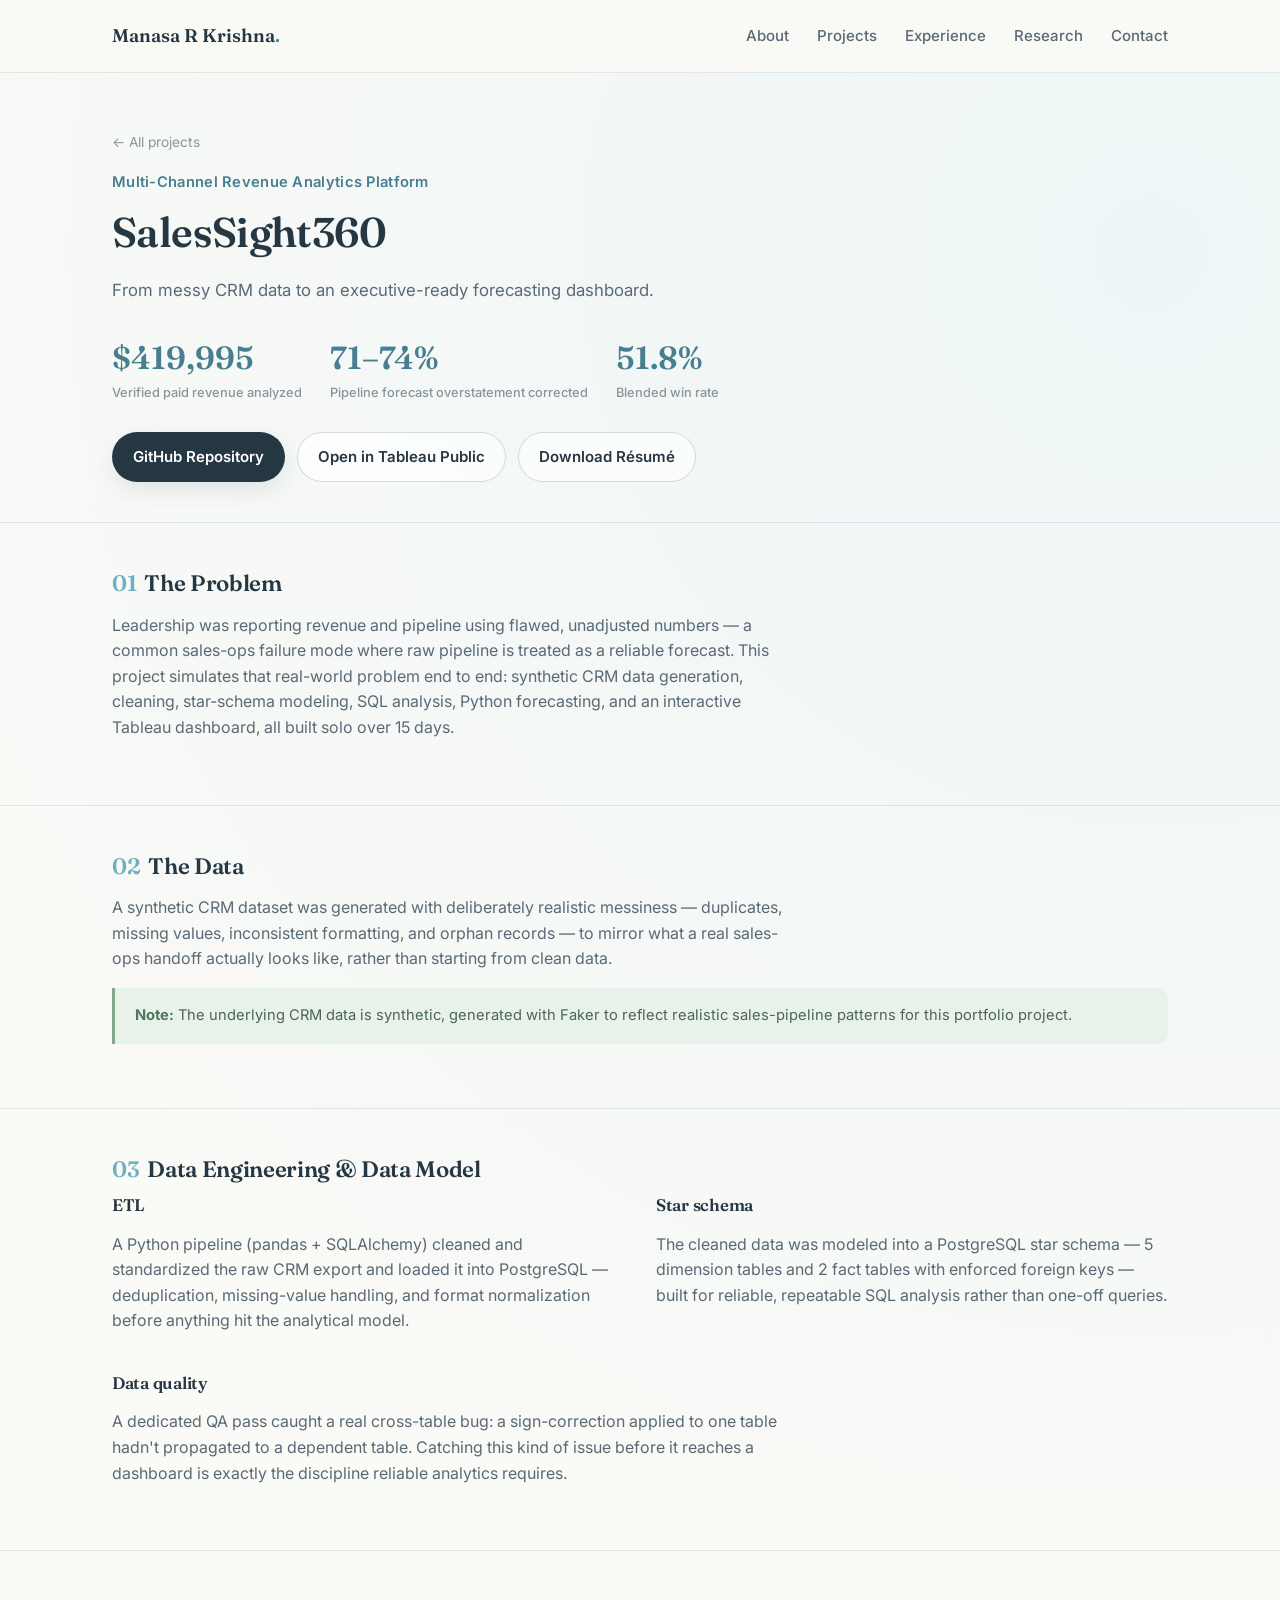
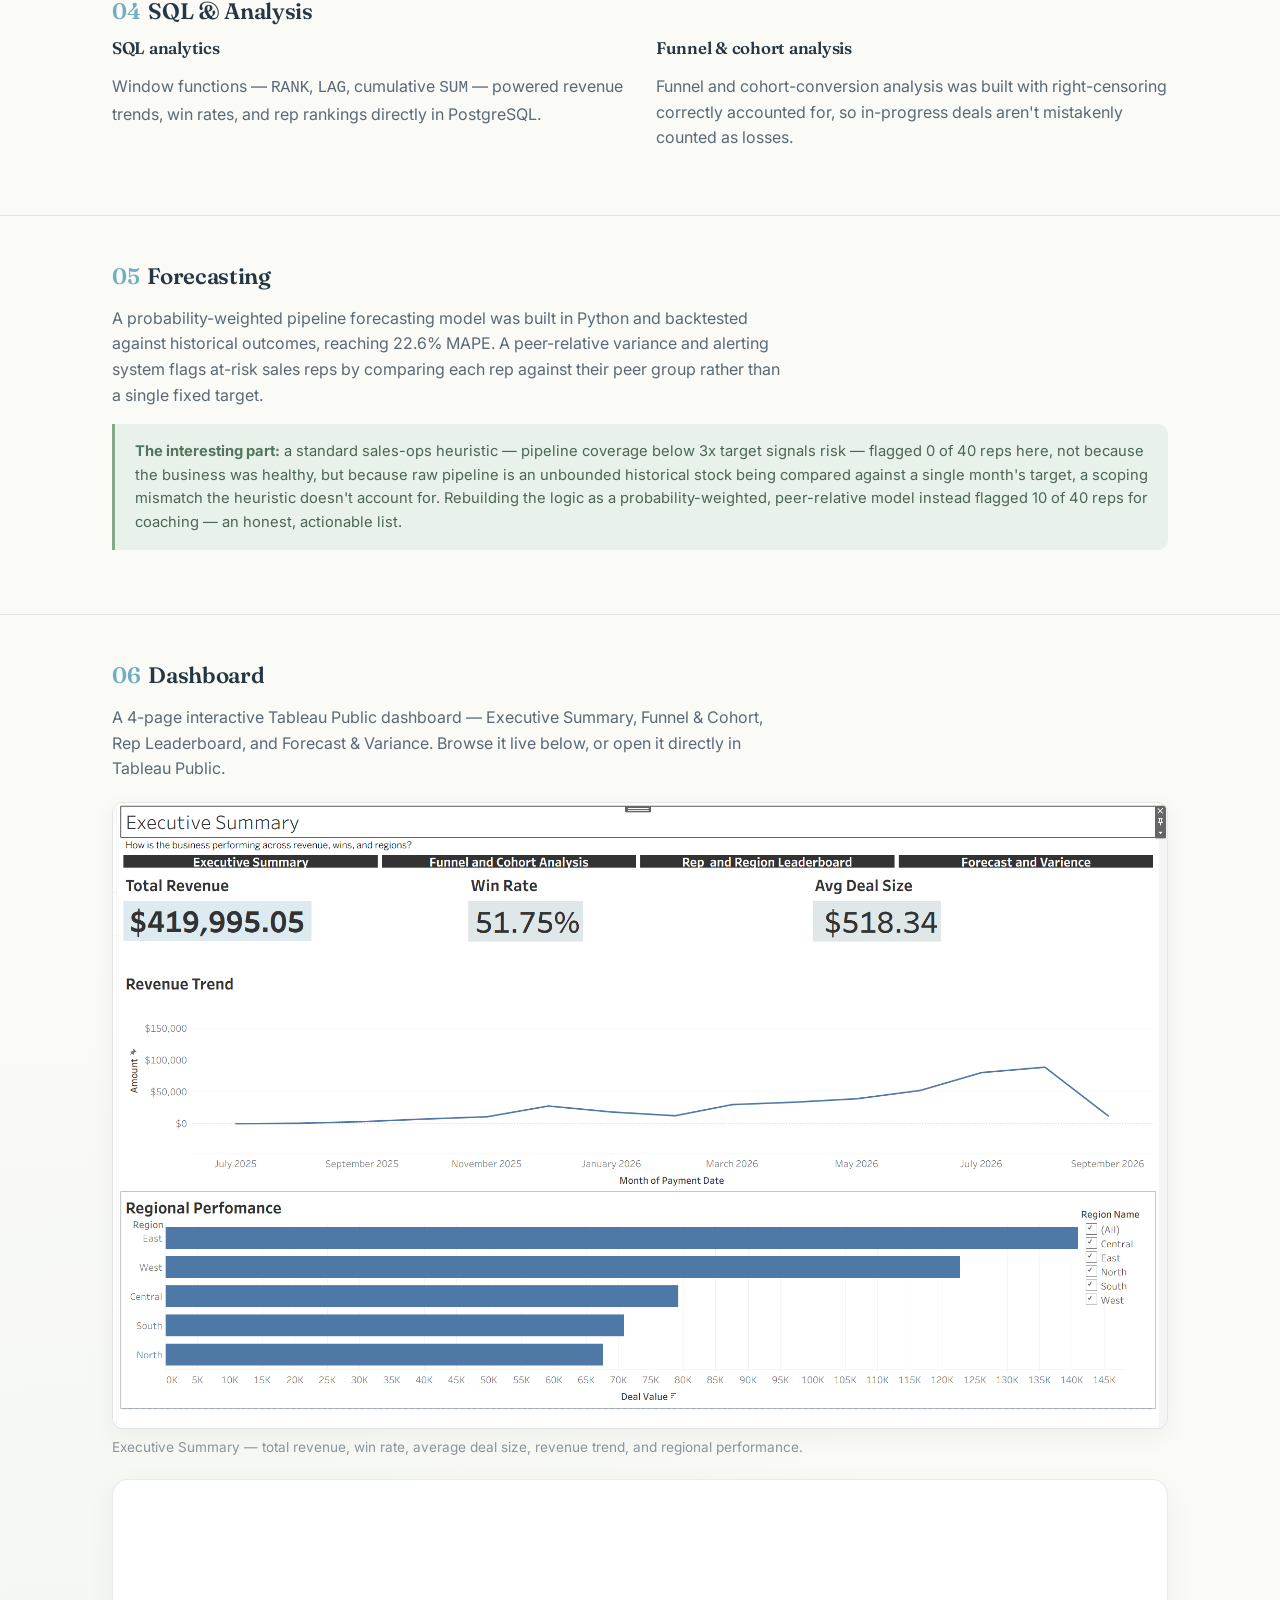
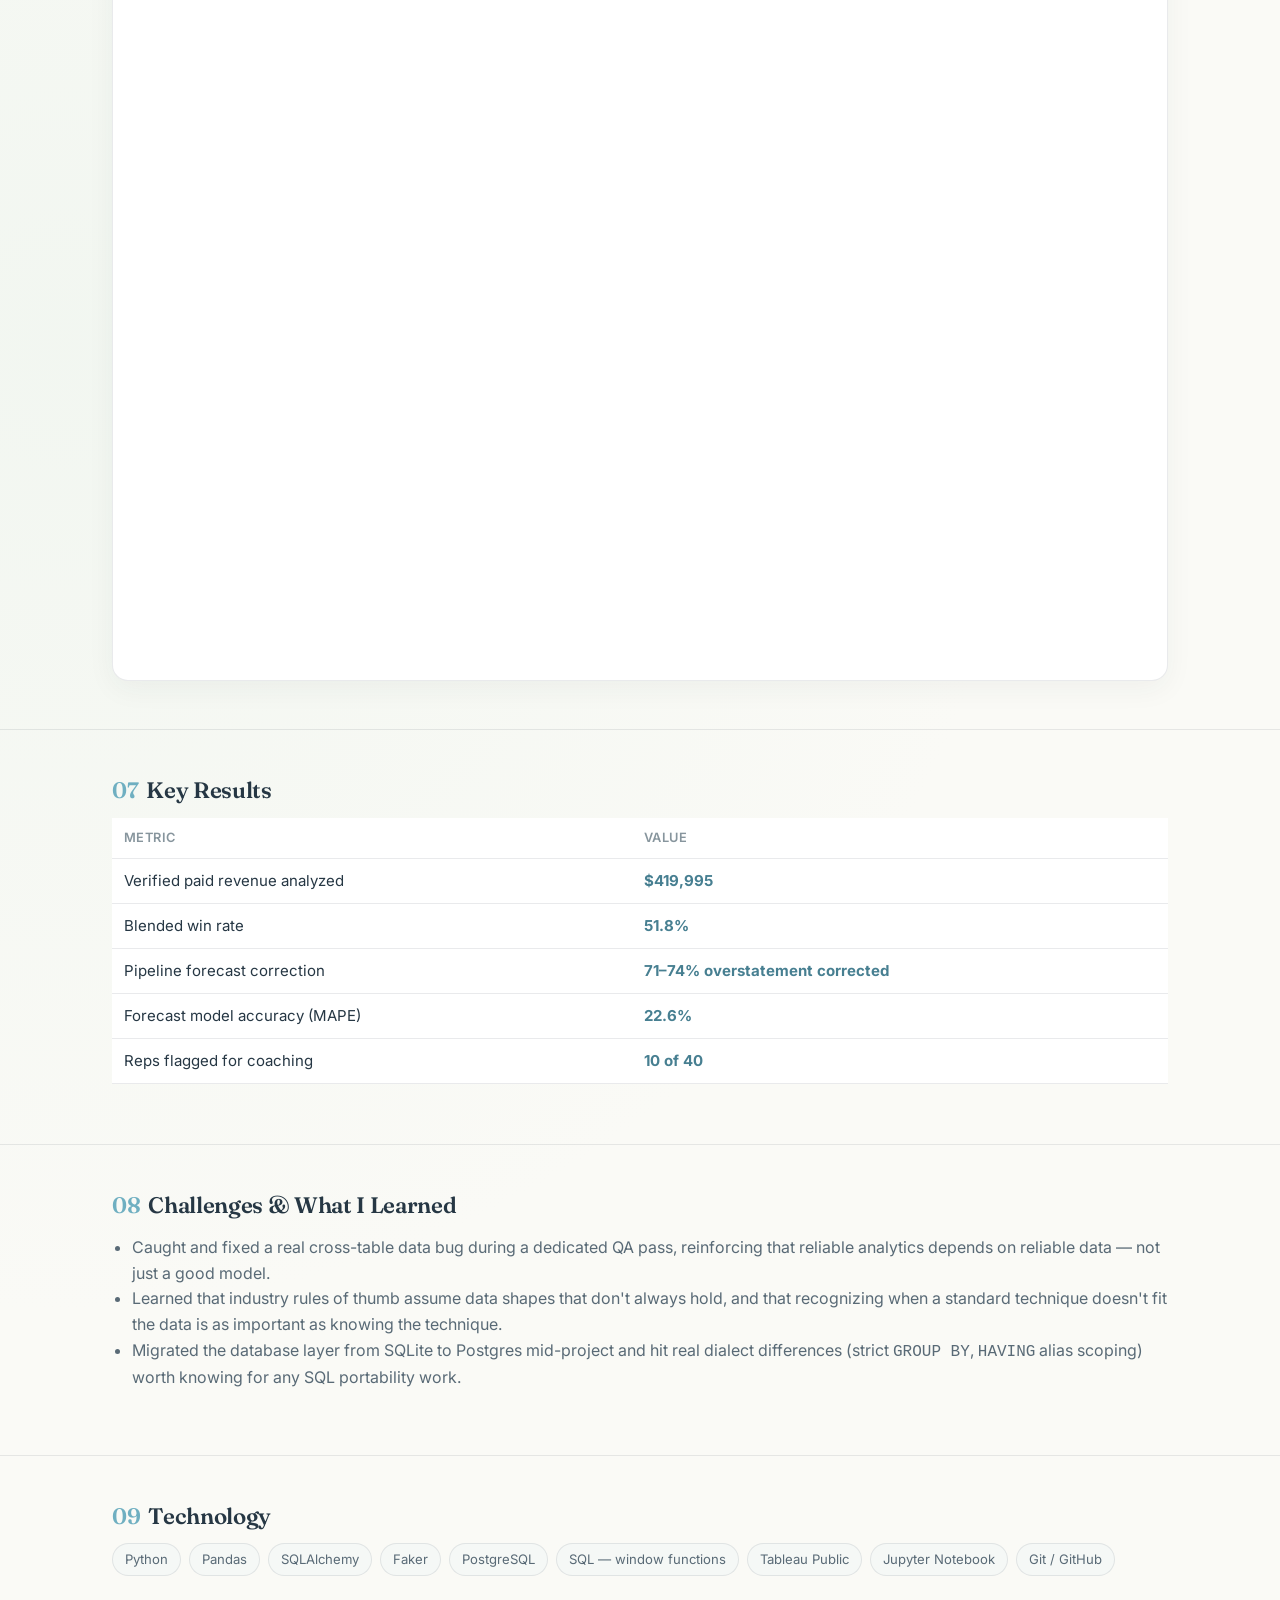
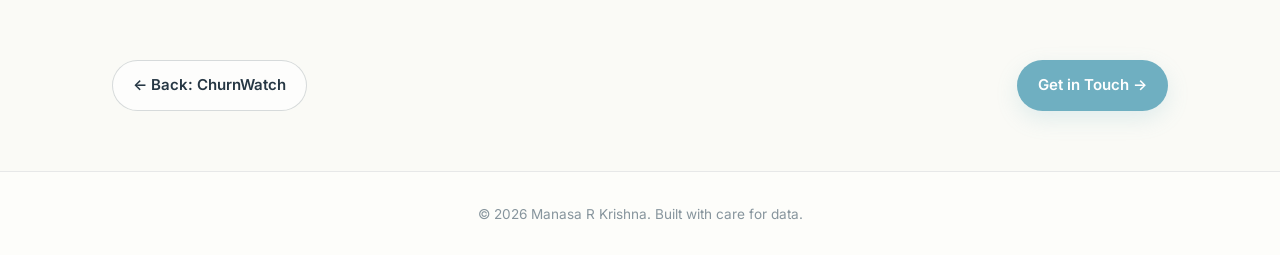
<file: salessight360.html>
<!DOCTYPE html>
<html lang="en">
<head>
<meta charset="UTF-8">
<meta name="viewport" content="width=device-width, initial-scale=1">
<title>SalesSight360 — Case Study | Manasa R Krishna</title>
<meta name="description" content="SalesSight360: an end-to-end sales analytics platform in PostgreSQL, Python, and Tableau that corrected a 71–74% pipeline forecast overstatement.">
<link rel="stylesheet" href="style.css">
</head>
<body>

<header class="site-header">
  <div class="wrap">
    <a href="index.html#top" class="brand">Manasa R Krishna<span>.</span></a>
    <nav class="main-nav" id="main-nav">
      <a href="index.html#about">About</a>
      <a href="index.html#projects">Projects</a>
      <a href="index.html#experience">Experience</a>
      <a href="index.html#research">Research</a>
      <a href="index.html#contact">Contact</a>
    </nav>
    <button class="nav-toggle" id="nav-toggle" aria-label="Toggle navigation" aria-expanded="false">☰</button>
  </div>
</header>

<main>
  <section class="case-hero">
    <div class="wrap">
      <a href="index.html#projects" class="breadcrumb">← All projects</a>
      <div class="eyebrow">Multi-Channel Revenue Analytics Platform</div>
      <h1>SalesSight360</h1>
      <p class="sub">From messy CRM data to an executive-ready forecasting dashboard.</p>
      <div class="hero-stat-row">
        <div class="num">$419,995<small>Verified paid revenue analyzed</small></div>
        <div class="num">71–74%<small>Pipeline forecast overstatement corrected</small></div>
        <div class="num">51.8%<small>Blended win rate</small></div>
      </div>
      <div class="btn-row">
        <a href="https://github.com/manasarkrishna/salessight360.git" target="_blank" rel="noopener" class="btn btn-primary">GitHub Repository</a>
        <a href="https://public.tableau.com/app/profile/manasa.r.krishna/viz/SalesSight360SalesForecastAnalytics/ExecutiveSummary" target="_blank" rel="noopener" class="btn btn-ghost">Open in Tableau Public</a>
        <a href="assets/Manasa_R_Krishna_Resume.pdf" class="btn btn-ghost" download>Download Résumé</a>
      </div>
    </div>
  </section>

  <section class="case-section">
    <div class="wrap">
      <h2><span class="num-label">01</span>The Problem</h2>
      <p>Leadership was reporting revenue and pipeline using flawed, unadjusted numbers — a common sales-ops failure mode where raw pipeline is treated as a reliable forecast. This project simulates that real-world problem end to end: synthetic CRM data generation, cleaning, star-schema modeling, SQL analysis, Python forecasting, and an interactive Tableau dashboard, all built solo over 15 days.</p>
    </div>
  </section>

  <section class="case-section">
    <div class="wrap">
      <h2><span class="num-label">02</span>The Data</h2>
      <p>A synthetic CRM dataset was generated with deliberately realistic messiness — duplicates, missing values, inconsistent formatting, and orphan records — to mirror what a real sales-ops handoff actually looks like, rather than starting from clean data.</p>
      <div class="note-box"><strong>Note:</strong> The underlying CRM data is synthetic, generated with Faker to reflect realistic sales-pipeline patterns for this portfolio project.</div>
    </div>
  </section>

  <section class="case-section">
    <div class="wrap">
      <h2><span class="num-label">03</span>Data Engineering &amp; Data Model</h2>
      <div class="case-two-col">
        <div>
          <h3 style="font-size:1.05rem;">ETL</h3>
          <p>A Python pipeline (pandas + SQLAlchemy) cleaned and standardized the raw CRM export and loaded it into PostgreSQL — deduplication, missing-value handling, and format normalization before anything hit the analytical model.</p>
        </div>
        <div>
          <h3 style="font-size:1.05rem;">Star schema</h3>
          <p>The cleaned data was modeled into a PostgreSQL star schema — 5 dimension tables and 2 fact tables with enforced foreign keys — built for reliable, repeatable SQL analysis rather than one-off queries.</p>
        </div>
      </div>
      <h3 style="font-size:1.05rem; margin-top:24px;">Data quality</h3>
      <p>A dedicated QA pass caught a real cross-table bug: a sign-correction applied to one table hadn't propagated to a dependent table. Catching this kind of issue before it reaches a dashboard is exactly the discipline reliable analytics requires.</p>
    </div>
  </section>

  <section class="case-section">
    <div class="wrap">
      <h2><span class="num-label">04</span>SQL &amp; Analysis</h2>
      <div class="case-two-col">
        <div>
          <h3 style="font-size:1.05rem;">SQL analytics</h3>
          <p>Window functions — <code>RANK</code>, <code>LAG</code>, cumulative <code>SUM</code> — powered revenue trends, win rates, and rep rankings directly in PostgreSQL.</p>
        </div>
        <div>
          <h3 style="font-size:1.05rem;">Funnel &amp; cohort analysis</h3>
          <p>Funnel and cohort-conversion analysis was built with right-censoring correctly accounted for, so in-progress deals aren't mistakenly counted as losses.</p>
        </div>
      </div>
    </div>
  </section>

  <section class="case-section">
    <div class="wrap">
      <h2><span class="num-label">05</span>Forecasting</h2>
      <p>A probability-weighted pipeline forecasting model was built in Python and backtested against historical outcomes, reaching 22.6% MAPE. A peer-relative variance and alerting system flags at-risk sales reps by comparing each rep against their peer group rather than a single fixed target.</p>
      <div class="note-box"><strong>The interesting part:</strong> a standard sales-ops heuristic — pipeline coverage below 3x target signals risk — flagged 0 of 40 reps here, not because the business was healthy, but because raw pipeline is an unbounded historical stock being compared against a single month's target, a scoping mismatch the heuristic doesn't account for. Rebuilding the logic as a probability-weighted, peer-relative model instead flagged 10 of 40 reps for coaching — an honest, actionable list.</div>
    </div>
  </section>

  <section class="case-section">
    <div class="wrap">
      <h2><span class="num-label">06</span>Dashboard</h2>
      <p>A 4-page interactive Tableau Public dashboard — Executive Summary, Funnel &amp; Cohort, Rep Leaderboard, and Forecast &amp; Variance. Browse it live below, or open it directly in Tableau Public.</p>

      <figure class="figure">
        <img src="assets/salessight360-executive-summary.png" alt="SalesSight360 Executive Summary page: $419,995.05 total revenue, 51.75% win rate, $518.34 average deal size, a revenue trend line from July 2025 to September 2026, and regional performance bars for East, West, Central, South, and North">
        <figcaption>Executive Summary — total revenue, win rate, average deal size, revenue trend, and regional performance.</figcaption>
      </figure>

      <div class="tableau-embed">
        <iframe src="https://public.tableau.com/views/SalesSight360SalesForecastAnalytics/ExecutiveSummary?:showVizHome=no&:embed=true&:tabs=yes&:toolbar=yes" allowfullscreen loading="lazy" title="SalesSight360 Tableau dashboard"></iframe>
      </div>
      <div class="tableau-linkout">
        <p style="margin:0 0 16px;">This dashboard is best viewed on a larger screen.</p>
        <a href="https://public.tableau.com/app/profile/manasa.r.krishna/viz/SalesSight360SalesForecastAnalytics/ExecutiveSummary" target="_blank" rel="noopener" class="btn btn-accent">Open Live Dashboard in Tableau Public</a>
      </div>
    </div>
  </section>

  <section class="case-section">
    <div class="wrap">
      <h2><span class="num-label">07</span>Key Results</h2>
      <table class="metric-table">
        <thead><tr><th>Metric</th><th>Value</th></tr></thead>
        <tbody>
          <tr><td>Verified paid revenue analyzed</td><td class="value">$419,995</td></tr>
          <tr><td>Blended win rate</td><td class="value">51.8%</td></tr>
          <tr><td>Pipeline forecast correction</td><td class="value">71–74% overstatement corrected</td></tr>
          <tr><td>Forecast model accuracy (MAPE)</td><td class="value">22.6%</td></tr>
          <tr><td>Reps flagged for coaching</td><td class="value">10 of 40</td></tr>
        </tbody>
      </table>
    </div>
  </section>

  <section class="case-section">
    <div class="wrap">
      <h2><span class="num-label">08</span>Challenges &amp; What I Learned</h2>
      <ul>
        <li>Caught and fixed a real cross-table data bug during a dedicated QA pass, reinforcing that reliable analytics depends on reliable data — not just a good model.</li>
        <li>Learned that industry rules of thumb assume data shapes that don't always hold, and that recognizing when a standard technique doesn't fit the data is as important as knowing the technique.</li>
        <li>Migrated the database layer from SQLite to Postgres mid-project and hit real dialect differences (strict <code>GROUP BY</code>, <code>HAVING</code> alias scoping) worth knowing for any SQL portability work.</li>
      </ul>
    </div>
  </section>

  <section class="case-section">
    <div class="wrap">
      <h2><span class="num-label">09</span>Technology</h2>
      <div class="chip-row">
        <span class="chip">Python</span><span class="chip">Pandas</span><span class="chip">SQLAlchemy</span><span class="chip">Faker</span><span class="chip">PostgreSQL</span><span class="chip">SQL — window functions</span><span class="chip">Tableau Public</span><span class="chip">Jupyter Notebook</span><span class="chip">Git / GitHub</span>
      </div>
    </div>
  </section>

  <div class="wrap">
    <div class="case-cta">
      <a href="churnwatch.html" class="btn btn-ghost">← Back: ChurnWatch</a>
      <a href="index.html#contact" class="btn btn-accent">Get in Touch →</a>
    </div>
  </div>
</main>

<footer class="site-footer">
  <div class="wrap">© 2026 Manasa R Krishna. Built with care for data.</div>
</footer>

<script src="script.js"></script>
</body>
</html>
</file>
<file: style.css>
/* ============================================
   Manasa R Krishna — Portfolio
   Design: warm-white paper + pastel blue/sage/blush
   Fraunces (display) / Inter (body)
   ============================================ */

@import url('https://fonts.googleapis.com/css2?family=Fraunces:opsz,wght@9..144,400;9..144,500;9..144,600&family=Inter:wght@400;500;600;700&display=swap');


/* ============================================
   ROOT / DESIGN SYSTEM
   ============================================ */

:root {
  /* Main surfaces */
  --paper: #FAFAF6;
  --surface: #FFFFFF;
  --surface-soft: #F5F8F6;

  /* Primary text — soft blue-grey, NOT black */
  --ink: #263744;
  --ink-soft: #596A76;
  --ink-faint: #87959D;

  /* Borders */
  --line: rgba(38, 55, 68, 0.10);
  --line-strong: rgba(38, 55, 68, 0.18);

  /* Primary pastel blue */
  --accent: #6FAFC1;
  --accent-ink: #477F91;
  --accent-soft: #E4F2F6;

  /* Sage / mint */
  --sage: #83A98C;
  --sage-ink: #52755C;
  --sage-soft: #E8F2EA;

  /* Blush */
  --blush: #D99B91;
  --blush-ink: #9D655D;
  --blush-soft: #F9ECE9;

  /* Butter */
  --butter: #D8BD65;
  --butter-ink: #907A35;
  --butter-soft: #FFF8DC;

  /* Status */
  --danger: #B85C55;

  /* Layout */
  --radius: 16px;
  --radius-sm: 10px;
  --maxw: 1120px;

  /* Typography */
  --serif: 'Fraunces', Georgia, serif;
  --sans: 'Inter', -apple-system, BlinkMacSystemFont, 'Segoe UI', sans-serif;
}


/* ============================================
   BASE
   ============================================ */

* {
  box-sizing: border-box;
}

html {
  scroll-behavior: smooth;
}

body {
  margin: 0;
  background:
    radial-gradient(
      circle at 90% 5%,
      rgba(228, 242, 246, 0.55),
      transparent 28%
    ),
    radial-gradient(
      circle at 5% 70%,
      rgba(232, 242, 234, 0.45),
      transparent 26%
    ),
    var(--paper);

  color: var(--ink);
  font-family: var(--sans);
  font-size: 16px;
  line-height: 1.6;
  -webkit-font-smoothing: antialiased;
}

img {
  max-width: 100%;
  display: block;
}

a {
  color: inherit;
}

button,
input,
textarea {
  font-family: inherit;
}

::selection {
  background: var(--accent-soft);
  color: var(--ink);
}


/* ============================================
   LAYOUT
   ============================================ */

.wrap {
  max-width: var(--maxw);
  margin: 0 auto;
  padding: 0 32px;
}


/* ============================================
   TYPOGRAPHY
   ============================================ */

h1,
h2,
h3,
h4 {
  font-family: var(--serif);
  font-weight: 600;
  line-height: 1.15;
  margin: 0 0 0.5em;
  letter-spacing: -0.015em;
}

h1 {
  color: var(--ink);
}

h2 {
  color: var(--ink);
}

h3 {
  color: var(--ink);
}

p {
  max-width: 68ch;
}

.center-text p {
  margin-left: auto;
  margin-right: auto;
}

a:focus-visible,
button:focus-visible,
input:focus-visible,
textarea:focus-visible {
  outline: 2px solid var(--accent);
  outline-offset: 3px;
}


/* ============================================
   REDUCED MOTION
   ============================================ */

@media (prefers-reduced-motion: reduce) {
  * {
    animation: none !important;
    transition: none !important;
  }
}


/* ============================================
   HEADER
   ============================================ */

.site-header {
  position: sticky;
  top: 0;
  z-index: 50;

  background: rgba(250, 250, 246, 0.88);
  backdrop-filter: blur(14px);
  -webkit-backdrop-filter: blur(14px);

  border-bottom: 1px solid var(--line);
}

.site-header .wrap {
  display: flex;
  align-items: center;
  justify-content: space-between;
  height: 72px;
}

.brand {
  font-family: var(--serif);
  font-weight: 600;
  font-size: 1.15rem;
  text-decoration: none;
  color: var(--ink);
}

.brand span {
  color: var(--accent-ink);
}

.main-nav {
  display: flex;
  gap: 28px;
}

.main-nav a {
  text-decoration: none;
  font-size: 0.94rem;
  font-weight: 500;
  color: var(--ink-soft);
  transition:
    color 0.18s ease,
    transform 0.18s ease;
}

.main-nav a:hover {
  color: var(--accent-ink);
  transform: translateY(-1px);
}

.nav-toggle {
  display: none;
}


/* ============================================
   MOBILE NAV
   ============================================ */

@media (max-width: 760px) {
  .main-nav {
    position: fixed;
    inset: 72px 0 0 0;

    background: rgba(250, 250, 246, 0.98);

    flex-direction: column;
    padding: 24px 32px;
    gap: 20px;

    transform: translateX(100%);
    transition: transform 0.25s ease;

    border-left: 1px solid var(--line);
  }

  .main-nav.open {
    transform: translateX(0);
  }

  .nav-toggle {
    display: block;

    background: var(--surface);
    border: 1px solid var(--line-strong);

    color: var(--ink);

    border-radius: var(--radius-sm);

    width: 40px;
    height: 40px;

    font-size: 1.1rem;
    cursor: pointer;
  }

  .nav-toggle:hover {
    background: var(--accent-soft);
  }
}


/* ============================================
   BUTTONS
   ============================================ */

.btn {
  display: inline-flex;
  align-items: center;
  justify-content: center;
  gap: 8px;

  padding: 12px 20px;

  border-radius: 999px;

  font-weight: 600;
  font-size: 0.94rem;

  text-decoration: none;

  border: 1px solid transparent;

  cursor: pointer;

  font-family: var(--sans);

  transition:
    transform 0.18s ease,
    box-shadow 0.18s ease,
    background 0.18s ease,
    border-color 0.18s ease;
}

.btn:hover {
  transform: translateY(-2px);
}

.btn-primary {
  background: var(--ink);
  color: #FFFFFF;

  box-shadow: 0 8px 22px rgba(38, 55, 68, 0.10);
}

.btn-primary:hover {
  background: #344B5B;
  box-shadow: 0 12px 28px rgba(38, 55, 68, 0.14);
}

.btn-accent {
  background: var(--accent);
  color: #FFFFFF;

  box-shadow: 0 8px 22px rgba(111, 175, 193, 0.18);
}

.btn-accent:hover {
  background: var(--accent-ink);
  box-shadow: 0 12px 28px rgba(111, 175, 193, 0.25);
}

.btn-ghost {
  background: rgba(255, 255, 255, 0.65);
  color: var(--ink);
  border-color: var(--line-strong);
}

.btn-ghost:hover {
  background: var(--accent-soft);
  border-color: rgba(71, 127, 145, 0.28);
}

.btn-row {
  display: flex;
  flex-wrap: wrap;
  gap: 12px;
}


/* ============================================
   HERO
   ============================================ */

.hero {
  position: relative;

  padding: 100px 0 84px;

  border-bottom: 1px solid var(--line);

  overflow: hidden;
}

.hero::before {
  content: '';

  position: absolute;

  width: 260px;
  height: 260px;

  right: -80px;
  top: 50px;

  background: var(--accent-soft);

  border-radius: 50%;

  opacity: 0.7;

  pointer-events: none;
}

.hero::after {
  content: '';

  position: absolute;

  width: 180px;
  height: 180px;

  left: -90px;
  bottom: -80px;

  background: var(--sage-soft);

  border-radius: 50%;

  opacity: 0.7;

  pointer-events: none;
}

.hero .wrap {
  position: relative;
  z-index: 1;

  display: grid;
  grid-template-columns: 1.3fr 1fr;
  gap: 56px;
  align-items: center;
}

.eyebrow {
  color: var(--accent-ink);

  font-weight: 600;
  font-size: 0.92rem;

  margin-bottom: 14px;

  letter-spacing: 0.02em;
}

.hero h1 {
  font-size: clamp(2.5rem, 5vw, 4.2rem);
  margin-bottom: 0.3em;
}

.hero .lede {
  font-size: 1.1rem;
  color: var(--ink-soft);
  margin-bottom: 32px;
}


/* ============================================
   HERO STAT PANEL
   ============================================ */

.stat-panel {
  background: rgba(255, 255, 255, 0.82);

  border: 1px solid var(--line);

  border-radius: var(--radius);

  padding: 30px;

  box-shadow: 0 16px 45px rgba(50, 75, 88, 0.07);

  backdrop-filter: blur(8px);
}

.stat-panel .flow {
  font-size: 0.86rem;
  color: var(--ink-faint);

  margin-bottom: 18px;

  line-height: 1.7;
}

.stat-grid {
  display: grid;
  grid-template-columns: 1fr 1fr;
  gap: 20px;
}

.stat-num {
  font-family: var(--serif);
  font-size: 1.7rem;
  font-weight: 600;

  color: var(--ink);
}

.stat-num small {
  display: block;

  font-family: var(--sans);

  font-weight: 500;
  font-size: 0.78rem;

  color: var(--ink-faint);

  margin-top: 2px;
}

@media (max-width: 860px) {
  .hero .wrap {
    grid-template-columns: 1fr;
  }
}


/* ============================================
   SECTIONS
   ============================================ */

section {
  padding: 80px 0;
}

.section-head {
  max-width: 640px;
  margin-bottom: 40px;
}

.section-head .kicker {
  color: var(--accent-ink);

  font-weight: 600;
  font-size: 0.88rem;

  margin-bottom: 8px;

  letter-spacing: 0.03em;
}

.section-head h2 {
  font-size: clamp(1.8rem, 3vw, 2.4rem);
}

.section-head p {
  color: var(--ink-soft);
  margin-top: 10px;
}

.alt-bg {
  background: rgba(255, 255, 255, 0.72);

  border-top: 1px solid var(--line);
  border-bottom: 1px solid var(--line);
}


/* ============================================
   ABOUT
   ============================================ */

.about-body p {
  color: var(--ink-soft);
  font-size: 1.05rem;
}


/* ============================================
   SKILLS
   ============================================ */

.skill-grid {
  display: grid;
  grid-template-columns: repeat(3, 1fr);
  gap: 20px;
}

.skill-card {
  background: var(--surface);

  border: 1px solid var(--line);

  border-radius: var(--radius);

  padding: 24px;

  box-shadow: 0 6px 22px rgba(38, 55, 68, 0.035);

  transition:
    transform 0.2s ease,
    box-shadow 0.2s ease,
    border-color 0.2s ease;
}

.skill-card:hover {
  transform: translateY(-4px);

  box-shadow: 0 14px 32px rgba(38, 55, 68, 0.08);

  border-color: rgba(111, 175, 193, 0.28);
}

.skill-card h3 {
  font-size: 1rem;
  margin-bottom: 12px;
}

.chip-row {
  display: flex;
  flex-wrap: wrap;
  gap: 8px;
}

.chip {
  background: var(--surface-soft);

  border: 1px solid var(--line);

  border-radius: 999px;

  padding: 5px 12px;

  font-size: 0.82rem;

  color: var(--ink-soft);

  transition:
    background 0.18s ease,
    border-color 0.18s ease;
}

.chip:hover {
  background: var(--accent-soft);
  border-color: rgba(111, 175, 193, 0.25);
}

@media (max-width: 900px) {
  .skill-grid {
    grid-template-columns: 1fr 1fr;
  }
}

@media (max-width: 600px) {
  .skill-grid {
    grid-template-columns: 1fr;
  }
}


/* ============================================
   FEATURED PROJECTS
   ============================================ */

.project-card {
  display: grid;

  grid-template-columns: 1fr 1fr;

  gap: 40px;

  background: var(--surface);

  border: 1px solid var(--line);

  border-radius: var(--radius);

  padding: 36px;

  margin-bottom: 28px;

  align-items: center;

  box-shadow: 0 7px 25px rgba(38, 55, 68, 0.035);

  transition:
    transform 0.22s ease,
    box-shadow 0.22s ease,
    border-color 0.22s ease;
}

.project-card:hover {
  transform: translateY(-5px);

  box-shadow: 0 18px 42px rgba(38, 55, 68, 0.08);

  border-color: rgba(111, 175, 193, 0.25);
}

.project-card .thumb {
  border-radius: var(--radius-sm);

  overflow: hidden;

  border: 1px solid var(--line);

  background: var(--surface-soft);
}

.project-card .thumb img {
  transition: transform 0.35s ease;
}

.project-card:hover .thumb img {
  transform: scale(1.025);
}

.project-card .tag {
  color: var(--accent-ink);

  font-weight: 600;
  font-size: 0.82rem;

  margin-bottom: 8px;
}

.project-card h3 {
  font-size: 1.5rem;
}

.project-card .hook {
  color: var(--ink-soft);
  margin-bottom: 18px;
}

.project-stats {
  display: flex;
  gap: 24px;
  flex-wrap: wrap;

  margin-bottom: 20px;
}

.project-stats .num {
  font-family: var(--serif);

  font-size: 1.3rem;

  font-weight: 600;
}

.project-stats .num small {
  display: block;

  font-family: var(--sans);

  font-size: 0.74rem;

  color: var(--ink-faint);

  font-weight: 500;
}

.link-row {
  display: flex;

  gap: 18px;

  flex-wrap: wrap;

  margin-top: 8px;
}

.link-row a {
  font-size: 0.9rem;

  font-weight: 600;

  text-decoration: none;

  color: var(--ink);

  border-bottom: 1.5px solid var(--accent);

  padding-bottom: 2px;

  transition:
    color 0.18s ease,
    border-color 0.18s ease;
}

.link-row a:hover {
  color: var(--accent-ink);
  border-color: var(--sage);
}

@media (max-width: 860px) {
  .project-card {
    grid-template-columns: 1fr;
  }

  .project-card .thumb {
    order: -1;
  }
}


/* ============================================
   EXPERIENCE / ADDITIONAL WORK
   ============================================ */

.exp-block {
  background: var(--surface);

  border: 1px solid var(--line);

  border-radius: var(--radius);

  padding: 32px;

  box-shadow: 0 7px 25px rgba(38, 55, 68, 0.035);
}

.exp-block .role-head {
  display: flex;

  justify-content: space-between;

  flex-wrap: wrap;

  gap: 8px;

  margin-bottom: 6px;
}

.exp-block h3 {
  font-size: 1.2rem;
  margin: 0;
}

.exp-block .dates {
  color: var(--ink-faint);
  font-size: 0.9rem;
}

.exp-block .org {
  color: var(--sage-ink);

  font-weight: 600;

  margin-bottom: 16px;

  font-size: 0.95rem;
}

.exp-block ul {
  padding-left: 20px;
  color: var(--ink-soft);
}

.exp-block li {
  margin-bottom: 8px;
}

.mini-grid {
  display: grid;

  grid-template-columns: 1fr 1fr;

  gap: 20px;
}

.mini-card {
  background: var(--surface);

  border: 1px solid var(--line);

  border-radius: var(--radius);

  padding: 24px;

  box-shadow: 0 6px 22px rgba(38, 55, 68, 0.03);
}

.mini-card .tag {
  color: var(--sage-ink);

  font-weight: 600;

  font-size: 0.78rem;

  margin-bottom: 6px;
}

.mini-card h3 {
  font-size: 1.1rem;
  margin-bottom: 8px;
}

.mini-card p {
  color: var(--ink-soft);
  font-size: 0.94rem;
}

.mini-card .chip-row {
  margin-top: 14px;
}

@media (max-width: 700px) {
  .mini-grid {
    grid-template-columns: 1fr;
  }
}


/* ============================================
   RESEARCH
   ============================================ */

.research-card {
  background: var(--surface);

  border: 1px solid var(--line);

  border-radius: var(--radius);

  padding: 32px;

  display: grid;

  grid-template-columns: auto 1fr;

  gap: 24px;

  box-shadow: 0 6px 22px rgba(38, 55, 68, 0.03);
}

.research-badge {
  background: var(--sage-soft);

  color: var(--sage-ink);

  font-weight: 700;

  font-size: 0.78rem;

  padding: 8px 12px;

  border-radius: var(--radius-sm);

  height: fit-content;

  white-space: nowrap;
}

.research-card h3 {
  font-size: 1.25rem;
  margin-bottom: 8px;
}

.research-card .meta {
  color: var(--ink-faint);

  font-size: 0.9rem;

  margin-bottom: 10px;
}

@media (max-width: 600px) {
  .research-card {
    grid-template-columns: 1fr;
  }
}


/* ============================================
   CERTIFICATIONS / EDUCATION
   ============================================ */

.cert-list {
  list-style: none;

  padding: 0;

  margin: 0;

  display: grid;

  gap: 14px;
}

.cert-list li {
  background: var(--surface);

  border: 1px solid var(--line);

  border-radius: var(--radius-sm);

  padding: 16px 20px;

  display: flex;

  justify-content: space-between;

  gap: 12px;

  flex-wrap: wrap;

  transition:
    background 0.18s ease,
    border-color 0.18s ease;
}

.cert-list li:hover {
  background: var(--accent-soft);

  border-color: rgba(111, 175, 193, 0.20);
}

.cert-list .name {
  font-weight: 600;
}

.cert-list .year {
  color: var(--ink-faint);
  font-size: 0.88rem;
}

.edu-card {
  background: var(--surface);

  border: 1px solid var(--line);

  border-radius: var(--radius);

  padding: 28px;

  box-shadow: 0 6px 22px rgba(38, 55, 68, 0.03);
}

.edu-card h3 {
  font-size: 1.1rem;
  margin-bottom: 4px;
}

.edu-card .dates {
  color: var(--ink-faint);

  font-size: 0.9rem;

  margin-bottom: 10px;
}


/* ============================================
   CONTACT
   ============================================ */

.contact-grid {
  display: grid;

  grid-template-columns: 1fr 1fr;

  gap: 48px;
}

.contact-form {
  display: grid;
  gap: 14px;
}

.contact-form label {
  font-size: 0.85rem;

  font-weight: 600;

  color: var(--ink-soft);

  margin-bottom: 4px;

  display: block;
}

.contact-form input,
.contact-form textarea {
  width: 100%;

  padding: 12px 14px;

  border: 1px solid var(--line-strong);

  border-radius: var(--radius-sm);

  font-family: var(--sans);

  font-size: 0.95rem;

  background: var(--surface);

  color: var(--ink);

  transition:
    border-color 0.18s ease,
    box-shadow 0.18s ease;
}

.contact-form input:focus,
.contact-form textarea:focus {
  outline: none;

  border-color: var(--accent);

  box-shadow: 0 0 0 4px rgba(111, 175, 193, 0.12);
}

.contact-form textarea {
  min-height: 130px;
  resize: vertical;
}

.form-note {
  font-size: 0.82rem;
  color: var(--ink-faint);
  margin-top: 4px;
}

.form-status {
  font-size: 0.9rem;
  margin-top: 6px;
  min-height: 1.2em;
}

.form-status.ok {
  color: var(--sage-ink);
}

.form-status.err {
  color: var(--danger);
}

.contact-links {
  display: grid;

  gap: 16px;

  align-content: start;
}

.contact-links a {
  text-decoration: none;

  font-weight: 600;

  border: 1px solid var(--line);

  background: var(--surface);

  border-radius: var(--radius-sm);

  padding: 14px 18px;

  transition:
    transform 0.18s ease,
    background 0.18s ease,
    border-color 0.18s ease;
}

.contact-links a:hover {
  transform: translateY(-2px);

  background: var(--accent-soft);

  border-color: rgba(111, 175, 193, 0.25);
}

@media (max-width: 800px) {
  .contact-grid {
    grid-template-columns: 1fr;
  }
}


/* ============================================
   FOOTER
   ============================================ */

.site-footer {
  border-top: 1px solid var(--line);

  padding: 32px 0;

  text-align: center;

  color: var(--ink-faint);

  font-size: 0.85rem;

  background: rgba(255, 255, 255, 0.45);
}


/* ============================================
   CASE STUDY PAGES
   ============================================ */

.case-hero {
  padding: 56px 0 40px;

  border-bottom: 1px solid var(--line);
}

.breadcrumb {
  font-size: 0.86rem;

  color: var(--ink-faint);

  margin-bottom: 18px;

  text-decoration: none;

  display: inline-block;
}

.breadcrumb:hover {
  color: var(--accent-ink);
}

.case-hero h1 {
  font-size: clamp(1.9rem, 4vw, 2.6rem);
}

.case-hero .sub {
  color: var(--ink-soft);

  font-size: 1.05rem;

  margin-bottom: 24px;
}

.hero-stat-row {
  display: flex;

  gap: 28px;

  flex-wrap: wrap;

  margin: 28px 0;
}

.hero-stat-row .num {
  font-family: var(--serif);

  font-size: 2rem;

  font-weight: 600;

  color: var(--accent-ink);
}

.hero-stat-row .num small {
  display: block;

  font-family: var(--sans);

  font-weight: 500;

  font-size: 0.8rem;

  color: var(--ink-faint);
}


/* ============================================
   CASE STUDY SECTIONS
   ============================================ */

.case-section {
  padding: 48px 0;

  border-bottom: 1px solid var(--line);
}

.case-section:last-of-type {
  border-bottom: none;
}

.case-section h2 {
  font-size: 1.4rem;

  margin-bottom: 14px;
}

.case-section h2 .num-label {
  color: var(--accent);

  margin-right: 8px;
}

.case-section p,
.case-section li {
  color: var(--ink-soft);
}

.case-section ul {
  padding-left: 20px;
}

.case-two-col {
  display: grid;

  grid-template-columns: 1fr 1fr;

  gap: 32px;
}

@media (max-width: 800px) {
  .case-two-col {
    grid-template-columns: 1fr;
  }
}


/* ============================================
   FIGURES
   ============================================ */

.figure {
  margin: 20px 0;
}

.figure img {
  border: 1px solid var(--line);

  border-radius: var(--radius-sm);

  box-shadow: 0 8px 24px rgba(38, 55, 68, 0.05);
}

.figure figcaption {
  font-size: 0.85rem;

  color: var(--ink-faint);

  margin-top: 8px;
}


/* ============================================
   METRIC TABLE
   ============================================ */

.metric-table {
  width: 100%;

  border-collapse: collapse;

  margin: 12px 0;

  background: var(--surface);
}

.metric-table th,
.metric-table td {
  text-align: left;

  padding: 10px 12px;

  border-bottom: 1px solid var(--line);

  font-size: 0.94rem;
}

.metric-table th {
  color: var(--ink-faint);

  font-weight: 600;

  font-size: 0.8rem;

  text-transform: uppercase;

  letter-spacing: 0.03em;
}

.metric-table td.value {
  font-weight: 700;

  color: var(--accent-ink);
}


/* ============================================
   NOTE BOX
   ============================================ */

.note-box {
  background: var(--sage-soft);

  border-left: 3px solid var(--sage);

  border-radius:
    0
    var(--radius-sm)
    var(--radius-sm)
    0;

  padding: 16px 20px;

  font-size: 0.92rem;

  color: #4B6652;

  margin: 16px 0;
}

.note-box strong {
  color: var(--sage-ink);
}


/* ============================================
   TABLEAU
   ============================================ */

.tableau-embed {
  border: 1px solid var(--line);

  border-radius: var(--radius);

  overflow: hidden;

  background: var(--surface);

  box-shadow: 0 8px 28px rgba(38, 55, 68, 0.05);
}

.tableau-embed iframe {
  width: 100%;

  height: 800px;

  border: 0;

  display: block;
}

.tableau-linkout {
  display: none;

  border: 1px solid var(--line);

  border-radius: var(--radius);

  padding: 32px;

  text-align: center;

  background: var(--surface);
}

@media (max-width: 760px) {
  .tableau-embed {
    display: none;
  }

  .tableau-linkout {
    display: block;
  }
}


/* ============================================
   CASE STUDY CTA
   ============================================ */

.case-cta {
  display: flex;

  justify-content: space-between;

  align-items: center;

  flex-wrap: wrap;

  gap: 16px;

  padding: 36px 0 60px;
}


/* ============================================
   SMALL-SCREEN POLISH
   ============================================ */

@media (max-width: 600px) {
  .wrap {
    padding: 0 20px;
  }

  .hero {
    padding: 72px 0 60px;
  }

  section {
    padding: 60px 0;
  }

  .hero h1 {
    font-size: clamp(2.2rem, 12vw, 3.2rem);
  }

  .project-card {
    padding: 24px;
  }

  .exp-block {
    padding: 24px;
  }

  .research-card {
    padding: 24px;
  }
}
</file>
